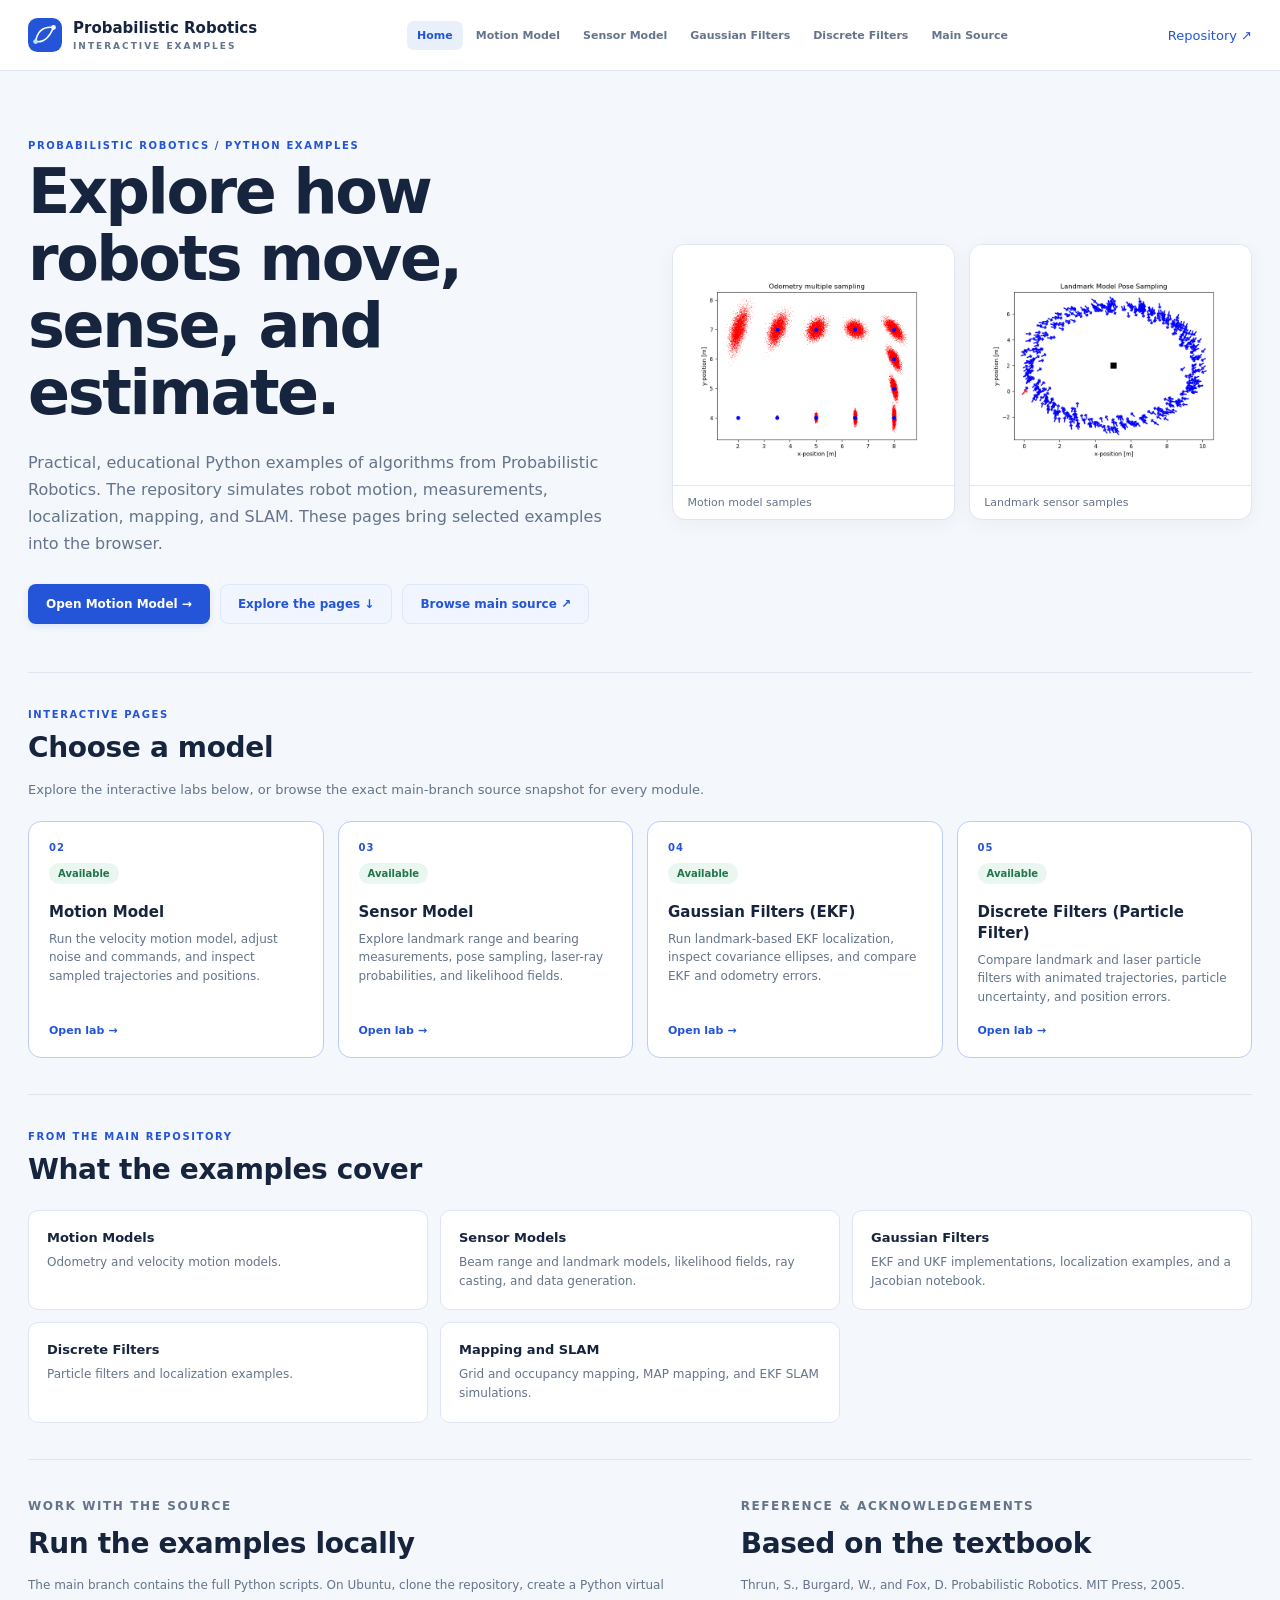
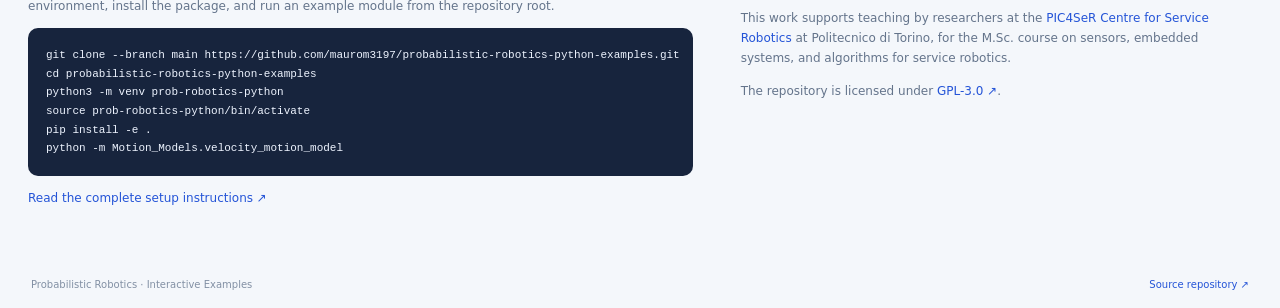
<file: docs/index.html>
<!doctype html>
<html lang="en">
<head>
  <meta charset="utf-8">
  <meta name="viewport" content="width=device-width, initial-scale=1">
  <meta name="description" content="Interactive Python examples for robot motion, sensing, and probabilistic filters, based on the Probabilistic Robotics repository.">
  <title>Probabilistic Robotics · Interactive Examples</title>
  <link rel="stylesheet" href="./style.css">
  <link rel="stylesheet" href="./site.css">
</head>
<body>
  <header class="topbar">
    <a class="brand" href="./" aria-label="Probabilistic Robotics, home page">
      <svg viewBox="0 0 36 36" width="34" height="34" aria-hidden="true"><rect width="36" height="36" rx="10" fill="#2454d7"/><path d="M8 25 Q11 8 27 10 M8 25 Q20 27 27 10" fill="none" stroke="white" stroke-width="1.7"/><circle cx="8" cy="25" r="2.5" fill="#b6e6ff"/><circle cx="27" cy="10" r="2.5" fill="#fff"/></svg>
      <span>Probabilistic Robotics <small>INTERACTIVE EXAMPLES</small></span>
    </a>
    <nav class="site-nav" aria-label="Main navigation"><a href="./" aria-current="page">Home</a><a href="./motion-model.html">Motion Model</a><a href="./sensor-model.html">Sensor Model</a><a href="./gaussian-filters.html">Gaussian Filters</a><a href="./discrete-filters.html">Discrete Filters</a><a href="./source-code.html">Main Source</a></nav>
    <div class="top-links"><a href="https://github.com/maurom3197/probabilistic-robotics-python-examples" target="_blank" rel="noopener">Repository ↗</a></div>
  </header>
  <main class="site-main">
    <section class="cover-hero" aria-labelledby="cover-title">
      <div class="cover-copy">
        <p class="eyebrow">PROBABILISTIC ROBOTICS / PYTHON EXAMPLES</p>
        <h1 id="cover-title">Explore how robots move, sense, and estimate.</h1>
        <p>Practical, educational Python examples of algorithms from <em>Probabilistic Robotics</em>. The repository simulates robot motion, measurements, localization, mapping, and SLAM. These pages bring selected examples into the browser.</p>
        <div class="cover-actions"><a class="button primary" href="./motion-model.html">Open Motion Model →</a><a class="button secondary" href="#pages">Explore the pages ↓</a><a class="button secondary" href="./source-code.html">Browse main source ↗</a></div>
      </div>
      <div class="cover-gallery" aria-label="Example outputs from the repository">
        <figure><img src="./readme_images/multi_odometry_samples.png" alt="Samples over multiple odometry motion steps" width="400" height="300"><figcaption>Motion model samples</figcaption></figure>
        <figure><img src="./readme_images/landmark_model_sampling.png" alt="Samples from the landmark sensor model" width="400" height="300"><figcaption>Landmark sensor samples</figcaption></figure>
      </div>
    </section>

    <section id="pages" class="cover-section" aria-labelledby="pages-title">
      <div class="cover-section-heading"><p class="eyebrow">INTERACTIVE PAGES</p><h2 id="pages-title">Choose a model</h2><p>Explore the interactive labs below, or browse the exact main-branch source snapshot for every module.</p></div>
      <div class="page-cards">
        <a class="page-card available" href="./motion-model.html"><span class="page-number">02</span><span class="page-status">Available</span><h3>Motion Model</h3><p>Run the velocity motion model, adjust noise and commands, and inspect sampled trajectories and positions.</p><span class="page-card-link">Open lab →</span></a>
        <a class="page-card available" href="./sensor-model.html"><span class="page-number">03</span><span class="page-status">Available</span><h3>Sensor Model</h3><p>Explore landmark range and bearing measurements, pose sampling, laser-ray probabilities, and likelihood fields.</p><span class="page-card-link">Open lab →</span></a>
        <a class="page-card available" href="./gaussian-filters.html"><span class="page-number">04</span><span class="page-status">Available</span><h3>Gaussian Filters (EKF)</h3><p>Run landmark-based EKF localization, inspect covariance ellipses, and compare EKF and odometry errors.</p><span class="page-card-link">Open lab →</span></a>
        <a class="page-card available" href="./discrete-filters.html"><span class="page-number">05</span><span class="page-status">Available</span><h3>Discrete Filters (Particle Filter)</h3><p>Compare landmark and laser particle filters with animated trajectories, particle uncertainty, and position errors.</p><span class="page-card-link">Open lab →</span></a>
      </div>
    </section>

    <section class="cover-section" aria-labelledby="repository-title">
      <div class="cover-section-heading"><p class="eyebrow">FROM THE MAIN REPOSITORY</p><h2 id="repository-title">What the examples cover</h2></div>
      <div class="topic-grid">
        <div><h3>Motion Models</h3><p>Odometry and velocity motion models.</p></div>
        <div><h3>Sensor Models</h3><p>Beam range and landmark models, likelihood fields, ray casting, and data generation.</p></div>
        <div><h3>Gaussian Filters</h3><p>EKF and UKF implementations, localization examples, and a Jacobian notebook.</p></div>
        <div><h3>Discrete Filters</h3><p>Particle filters and localization examples.</p></div>
        <div><h3>Mapping and SLAM</h3><p>Grid and occupancy mapping, MAP mapping, and EKF SLAM simulations.</p></div>
      </div>
    </section>

    <section class="cover-section cover-details" aria-labelledby="run-locally-title">
      <div><p class="eyebrow">WORK WITH THE SOURCE</p><h2 id="run-locally-title">Run the examples locally</h2><p>The main branch contains the full Python scripts. On Ubuntu, clone the repository, create a Python virtual environment, install the package, and run an example module from the repository root.</p><pre><code>git clone --branch main https://github.com/maurom3197/probabilistic-robotics-python-examples.git
cd probabilistic-robotics-python-examples
python3 -m venv prob-robotics-python
source prob-robotics-python/bin/activate
pip install -e .
python -m Motion_Models.velocity_motion_model</code></pre><p><a href="https://github.com/maurom3197/probabilistic-robotics-python-examples#readme" target="_blank" rel="noopener">Read the complete setup instructions ↗</a></p></div>
      <div><p class="eyebrow">REFERENCE & ACKNOWLEDGEMENTS</p><h2>Based on the textbook</h2><p>Thrun, S., Burgard, W., and Fox, D. <em>Probabilistic Robotics</em>. MIT Press, 2005.</p><p>This work supports teaching by researchers at the <a href="https://pic4ser.polito.it/" target="_blank" rel="noopener">PIC4SeR Centre for Service Robotics</a> at Politecnico di Torino, for the M.Sc. course on sensors, embedded systems, and algorithms for service robotics.</p><p>The repository is licensed under <a href="https://github.com/maurom3197/probabilistic-robotics-python-examples/blob/main/LICENSE" target="_blank" rel="noopener">GPL-3.0 ↗</a>.</p></div>
    </section>
    <footer><span>Probabilistic Robotics · Interactive Examples</span><a href="https://github.com/maurom3197/probabilistic-robotics-python-examples" target="_blank" rel="noopener">Source repository ↗</a></footer>
  </main>
</body>
</html>
</file>
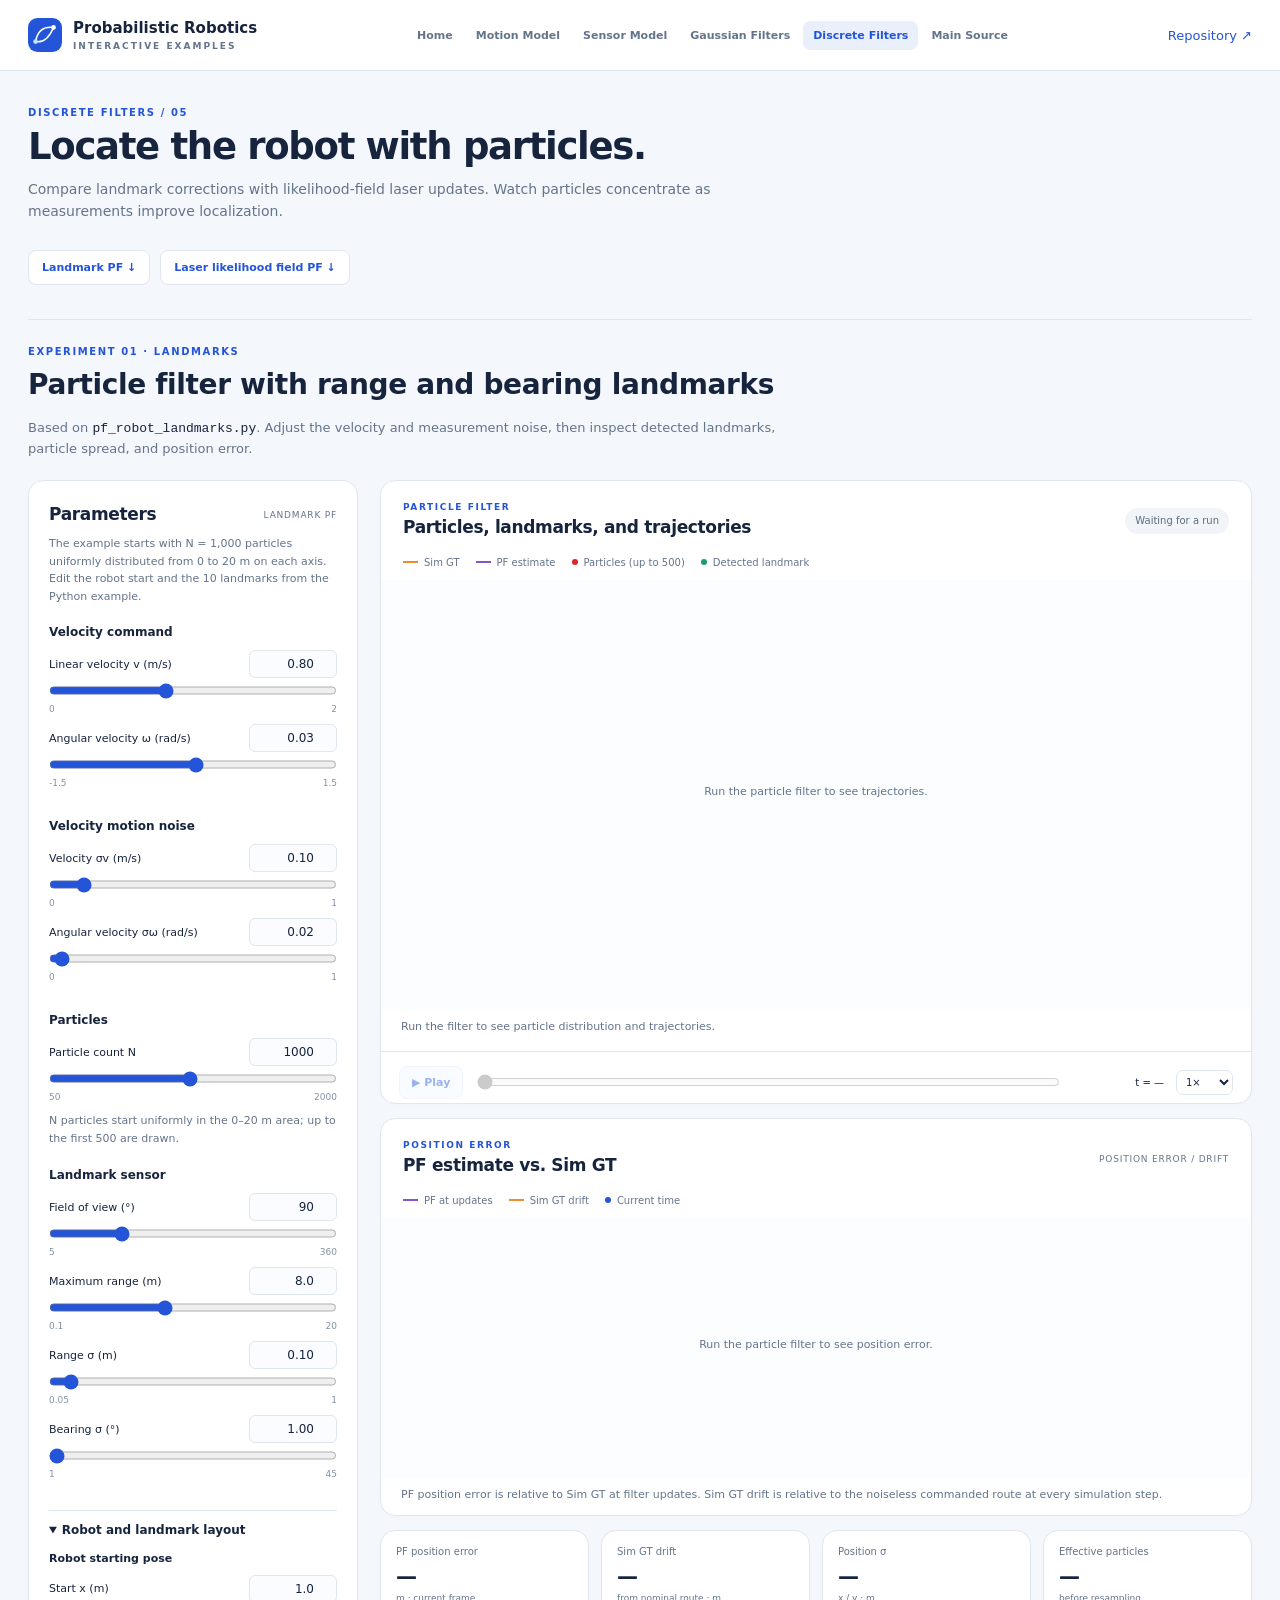
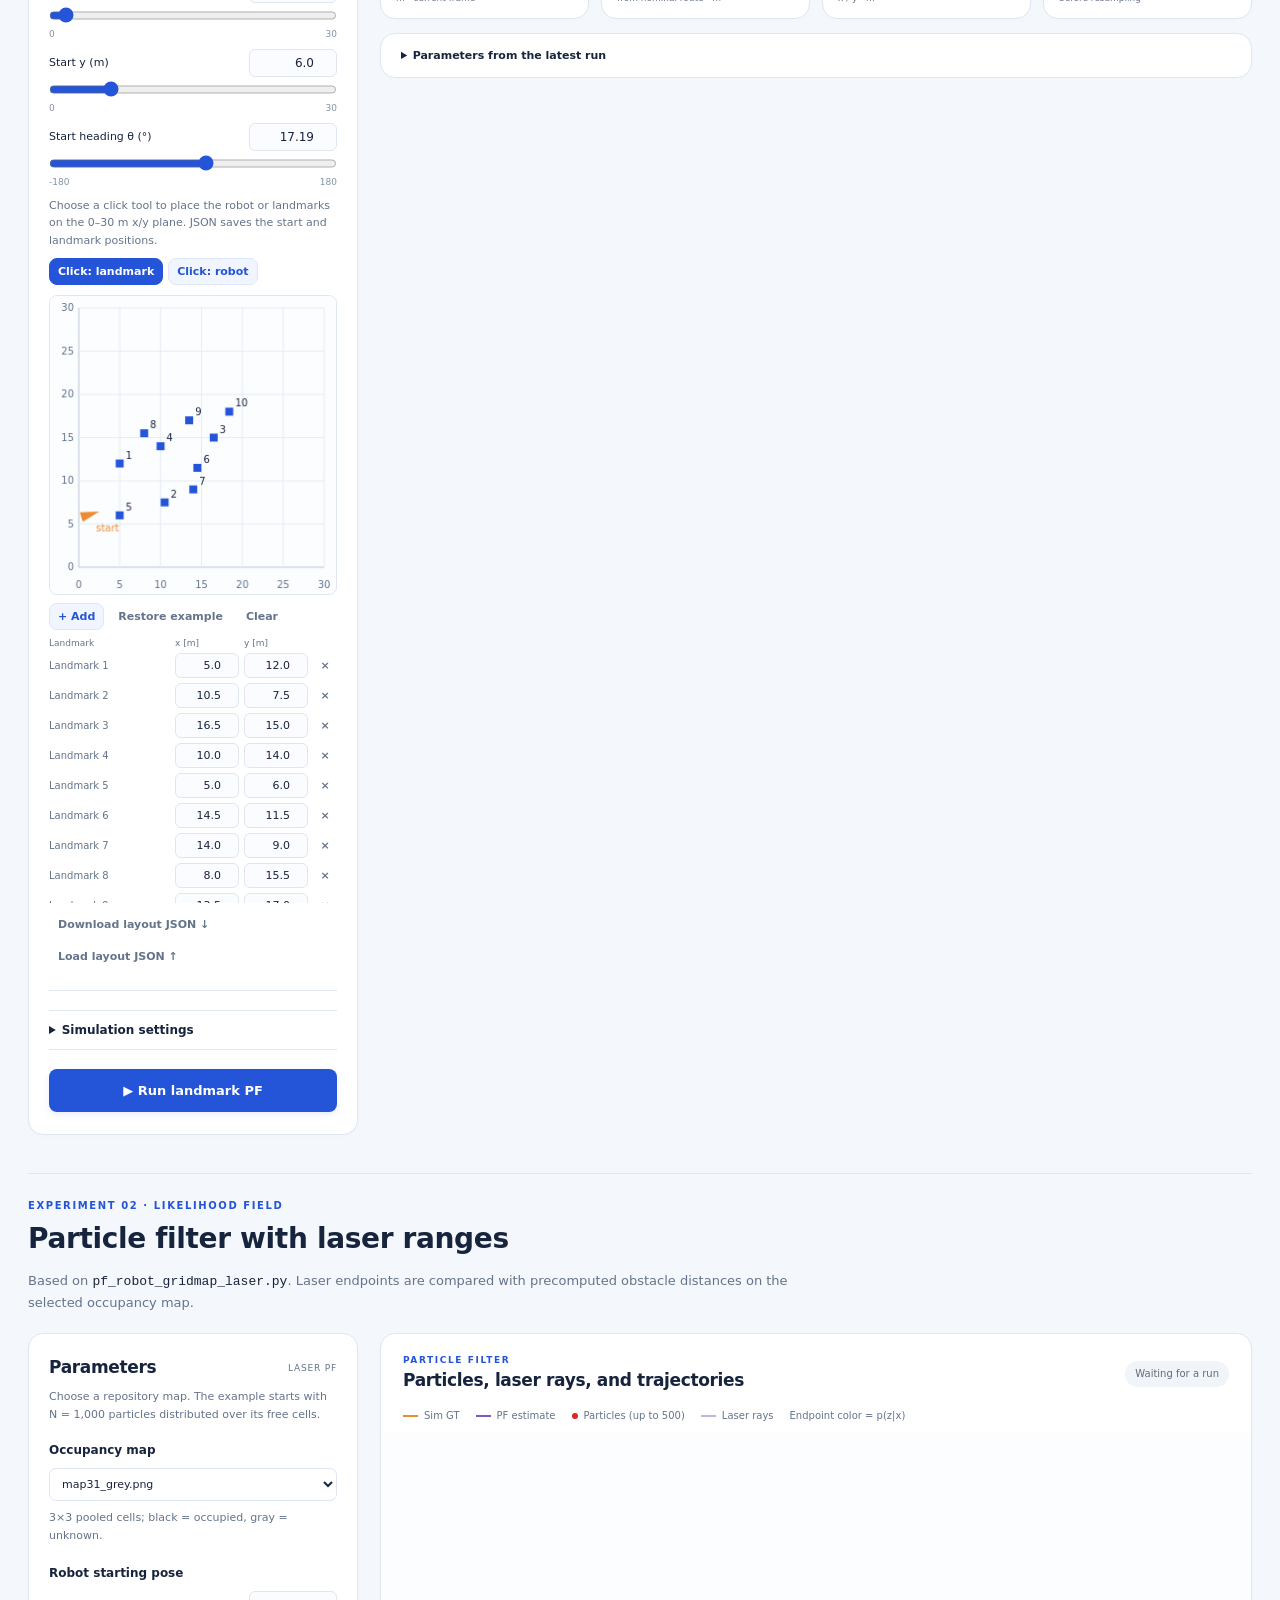
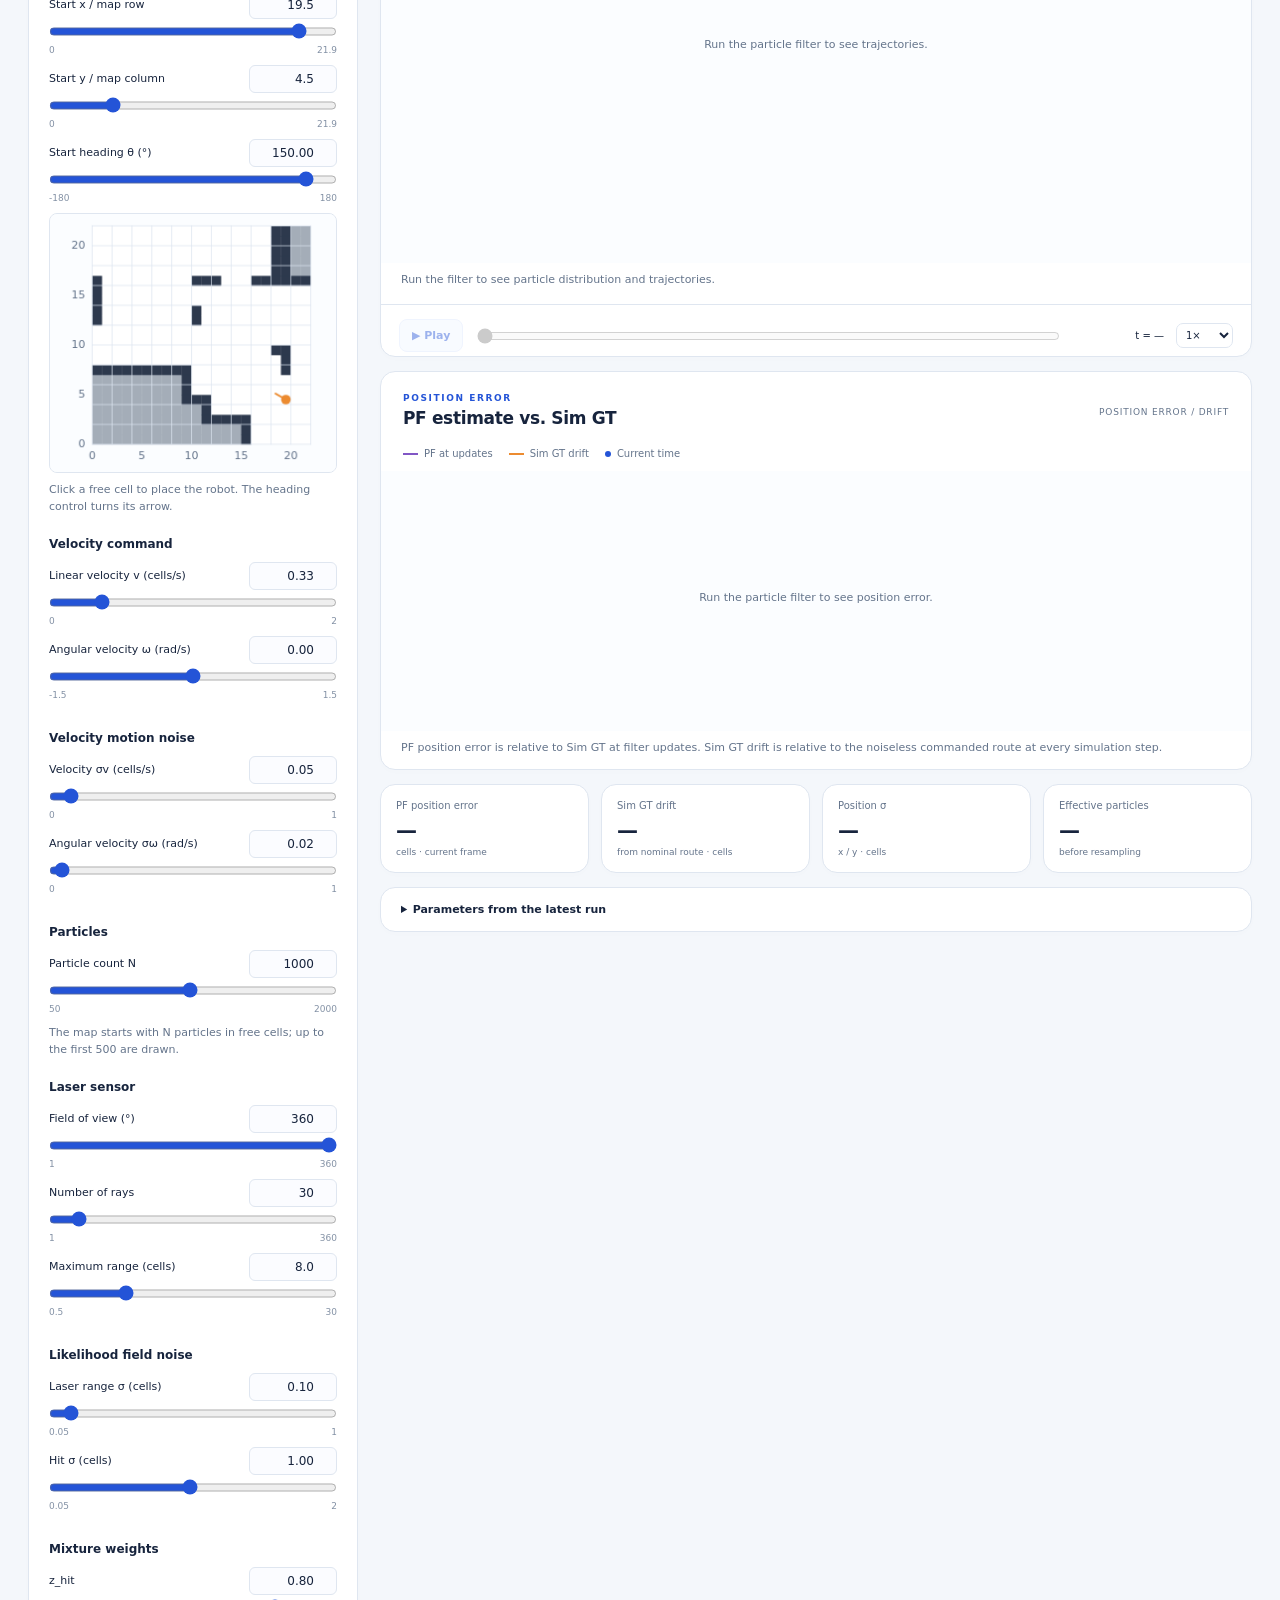
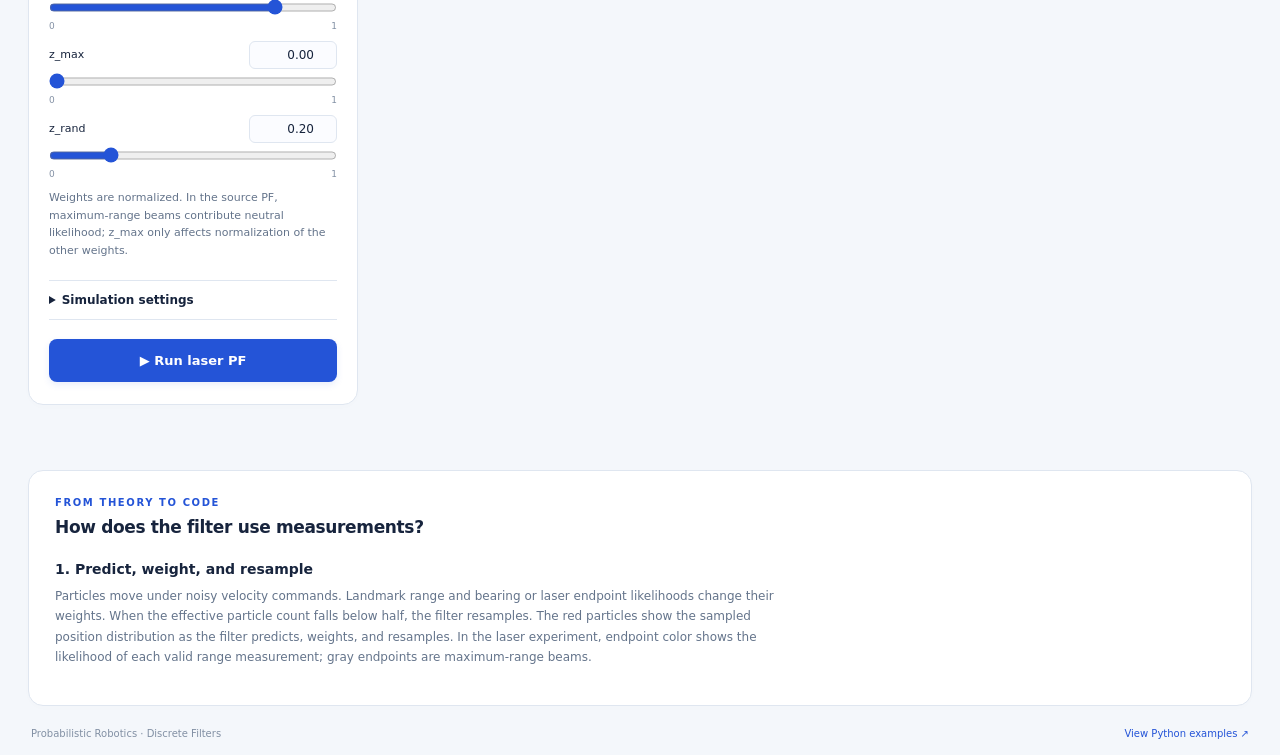
<file: docs/discrete-filters.html>
<!doctype html>
<html lang="en">
<head>
  <meta charset="utf-8">
  <meta name="viewport" content="width=device-width, initial-scale=1">
  <meta name="description" content="Interactive particle-filter localization with landmarks and likelihood-field laser measurements.">
  <title>Discrete Filters (Particle Filter) · Probabilistic Robotics</title>
  <link rel="stylesheet" href="./style.css">
  <link rel="stylesheet" href="./site.css">
  <link rel="stylesheet" href="./sensor-model.css">
  <link rel="stylesheet" href="./gaussian-filters.css">
  <link rel="stylesheet" href="./pf.css?v=4">
</head>
<body>
  <header class="topbar">
    <a class="brand" href="./" aria-label="Probabilistic Robotics, home page">
      <svg viewBox="0 0 36 36" width="34" height="34" aria-hidden="true"><rect width="36" height="36" rx="10" fill="#2454d7"/><path d="M8 25 Q11 8 27 10 M8 25 Q20 27 27 10" fill="none" stroke="white" stroke-width="1.7"/><circle cx="8" cy="25" r="2.5" fill="#b6e6ff"/><circle cx="27" cy="10" r="2.5" fill="#fff"/></svg>
      <span>Probabilistic Robotics <small>INTERACTIVE EXAMPLES</small></span>
    </a>
    <nav class="site-nav" aria-label="Main navigation"><a href="./">Home</a><a href="./motion-model.html">Motion Model</a><a href="./sensor-model.html">Sensor Model</a><a href="./gaussian-filters.html">Gaussian Filters</a><a href="./discrete-filters.html" aria-current="page">Discrete Filters</a><a href="./source-code.html">Main Source</a></nav>
    <div class="top-links"><a href="https://github.com/maurom3197/probabilistic-robotics-python-examples" target="_blank" rel="noopener">Repository ↗</a></div>
  </header>
  <main>
  <section class="intro"><div><p class="eyebrow">DISCRETE FILTERS / 05</p><h1>Locate the robot with particles.</h1><p class="subtitle">Compare landmark corrections with likelihood-field laser updates. Watch particles concentrate as measurements improve localization.</p></div></section>
  <nav class="sensor-section-nav" aria-label="Particle filter experiments"><a href="#pf-landmark">Landmark PF ↓</a><a href="#pf-laser">Laser likelihood field PF ↓</a></nav>
  <section id="pf-landmark" class="sensor-experiment" aria-labelledby="pf-landmark-heading">
    <div class="sensor-section-heading"><p class="eyebrow">EXPERIMENT 01 · LANDMARKS</p><h2 id="pf-landmark-heading">Particle filter with range and bearing landmarks</h2><p>Based on <code>pf_robot_landmarks.py</code>. Adjust the velocity and measurement noise, then inspect detected landmarks, particle spread, and position error.</p></div>
    <div class="lab-grid"><aside class="controls card" aria-label="Landmark particle filter parameters">
 <div class="section-title"><h2>Parameters</h2><span class="small-label">LANDMARK PF</span></div>
 <p class="hint">The example starts with N = 1,000 particles uniformly distributed from 0 to 20 m on each axis. Edit the robot start and the 10 landmarks from the Python example.</p>
 <form id="lm-form" novalidate>

  <fieldset><legend>Velocity command</legend><div id="lm-command-controls"></div></fieldset>
  <fieldset><legend>Velocity motion noise</legend><div id="lm-motion-controls"></div></fieldset>
  <fieldset><legend>Particles</legend><div id="lm-particle-controls"></div><p class="hint">N particles start uniformly in the 0–20 m area; up to the first 500 are drawn.</p></fieldset>
  <fieldset><legend>Landmark sensor</legend><div id="lm-sensor-controls"></div></fieldset>
  <details class="landmark-editor pf-landmark-layout" open><summary>Robot and landmark layout</summary>
    <h3 class="ekf-map-subtitle">Robot starting pose</h3><div id="ekf-start-pose-controls"></div>
    <p class="hint">Choose a click tool to place the robot or landmarks on the 0–30 m x/y plane. JSON saves the start and landmark positions.</p>
    <div class="ekf-map-actions pf-placement-tools"><button id="ekf-click-landmark" class="button secondary" type="button" aria-pressed="true">Click: landmark</button><button id="ekf-click-robot" class="button secondary" type="button" aria-pressed="false">Click: robot</button></div><canvas id="ekf-landmark-map" class="ekf-map-canvas" role="img" aria-label="Landmark coordinate plane from 0 to 30 meters; click to place a landmark or robot"></canvas>
    <div class="ekf-map-actions"><button id="ekf-add-landmark" class="button secondary" type="button">+ Add</button><button id="ekf-reset-landmarks" class="button quiet" type="button">Restore example</button><button id="ekf-clear-landmarks" class="button quiet" type="button">Clear</button></div>
    <div class="landmark-list-heading"><span>Landmark</span><span>x [m]</span><span>y [m]</span><span></span></div><div id="ekf-landmark-rows" class="ekf-landmark-rows"></div>
    <div class="ekf-map-actions"><button id="ekf-save-map" class="button quiet" type="button">Download layout JSON ↓</button><label class="button quiet ekf-load-label" for="ekf-load-map">Load layout JSON ↑</label><input id="ekf-load-map" class="sr-only" type="file" accept=".json,application/json"></div>
    <p id="ekf-map-error" class="error" role="alert" hidden></p>
  </details>
  <details><summary>Simulation settings</summary><div id="lm-experiment-controls"></div></details>
  <button class="button primary run-button" id="lm-run" type="submit">▶ Run landmark PF</button><p id="lm-form-error" class="error" role="alert" hidden></p>
 </form>
</aside><div class="results">
   <div class="stage card"><div class="stage-heading"><div><p class="eyebrow">PARTICLE FILTER</p><h2>Particles, landmarks, and trajectories</h2></div><span id="lm-state" class="badge">Waiting for a run</span></div>
     <div class="legend"><span><i class="line orange"></i>Sim GT</span><span><i class="line purple"></i>PF estimate</span><span><i class="dot pf-particle-key"></i>Particles (up to 500)</span><span><i class="dot ekf-green"></i>Detected landmark</span></div>
     <canvas id="lm-trajectory" class="pf-canvas" role="img" aria-label="Animated Sim GT and particle-filter trajectories with particle uncertainty"></canvas>
     <p id="lm-event" class="hint pf-event" aria-live="polite">Run the filter to see particle distribution and trajectories.</p>
     <div class="playback"><button id="lm-play" class="button secondary" type="button" disabled>▶ Play</button><label for="lm-frame" class="sr-only">Displayed step</label><input id="lm-frame" type="range" min="0" max="1" step="1" value="0" disabled><output id="lm-time">t = —</output><label for="lm-speed" class="sr-only">Playback speed</label><select id="lm-speed"><option value="0.5">0.5×</option><option value="1" selected>1×</option><option value="2">2×</option><option value="4">4×</option></select></div>
   </div>
   <div class="stage card"><div class="stage-heading"><div><p class="eyebrow">POSITION ERROR</p><h2>PF estimate vs. Sim GT</h2></div><span class="small-label">POSITION ERROR / DRIFT</span></div>
     <div class="legend"><span><i class="line purple"></i>PF at updates</span><span><i class="line orange"></i>Sim GT drift</span><span><i class="dot blue"></i>Current time</span></div>
     <canvas id="lm-error-chart" class="pf-canvas pf-error-canvas" role="img" aria-label="Particle filter position error and Sim GT drift over time"></canvas>
     <p class="hint pf-chart-note">PF position error is relative to Sim GT at filter updates. Sim GT drift is relative to the noiseless commanded route at every simulation step.</p>
   </div>
   <div class="metrics" aria-label="Current particle filter statistics">
     <div class="metric card"><span>PF position error</span><strong id="lm-pf-error">—</strong><small>m · current frame</small></div>
     <div class="metric card"><span>Sim GT drift</span><strong id="lm-sim-gt-error">—</strong><small>from nominal route · m</small></div>
     <div class="metric card"><span>Position σ</span><strong id="lm-sigma">—</strong><small>x / y · m</small></div>
     <div class="metric card"><span>Effective particles</span><strong id="lm-neff">—</strong><small>before resampling</small></div>
   </div>
   <details class="card run-record"><summary>Parameters from the latest run</summary><pre id="lm-last-parameters">No runs yet.</pre></details>
 </div></div>
  </section>
  <section id="pf-laser" class="sensor-experiment" aria-labelledby="pf-laser-heading">
    <div class="sensor-section-heading"><p class="eyebrow">EXPERIMENT 02 · LIKELIHOOD FIELD</p><h2 id="pf-laser-heading">Particle filter with laser ranges</h2><p>Based on <code>pf_robot_gridmap_laser.py</code>. Laser endpoints are compared with precomputed obstacle distances on the selected occupancy map.</p></div>
    <div class="lab-grid"><aside class="controls card" aria-label="Laser particle filter parameters">
 <div class="section-title"><h2>Parameters</h2><span class="small-label">LASER PF</span></div>
 <p class="hint">Choose a repository map. The example starts with N = 1,000 particles distributed over its free cells.</p>
 <form id="laser-form" novalidate>
  <fieldset><legend>Occupancy map</legend><select id="laser-map-choice" aria-label="Repository occupancy map"><option value="map0.png">map0.png</option><option value="map1.png">map1.png</option><option value="map2.png">map2.png</option><option value="map3.png">map3.png</option><option value="map31.png">map31.png</option><option value="map31_grey.png" selected>map31_grey.png</option><option value="map4.png">map4.png</option></select><p class="hint">3×3 pooled cells; black = occupied, gray = unknown.</p></fieldset>
  <fieldset><legend>Robot starting pose</legend><div id="laser-pose-controls"></div><canvas id="laser-map-preview" class="pf-preview-canvas" role="img" aria-label="Map preview; click a free cell to place the robot"></canvas><p class="hint">Click a free cell to place the robot. The heading control turns its arrow.</p></fieldset>
  <fieldset><legend>Velocity command</legend><div id="laser-command-controls"></div></fieldset>
  <fieldset><legend>Velocity motion noise</legend><div id="laser-motion-controls"></div></fieldset>
  <fieldset><legend>Particles</legend><div id="laser-particle-controls"></div><p class="hint">The map starts with N particles in free cells; up to the first 500 are drawn.</p></fieldset>
  <fieldset><legend>Laser sensor</legend><div id="laser-sensor-controls"></div></fieldset>
  <fieldset><legend>Likelihood field noise</legend><div id="laser-noise-controls"></div></fieldset>
  <fieldset><legend>Mixture weights</legend><div id="laser-weight-controls"></div><p class="hint">Weights are normalized. In the source PF, maximum-range beams contribute neutral likelihood; z_max only affects normalization of the other weights.</p></fieldset>
  <details><summary>Simulation settings</summary><div id="laser-experiment-controls"></div><label class="pf-check"><input id="laser-scripted-turn" type="checkbox" checked> Use the source's second velocity command after two thirds</label></details>
  <button class="button primary run-button" id="laser-run" type="submit">▶ Run laser PF</button><p id="laser-form-error" class="error" role="alert" hidden></p>
 </form>
</aside><div class="results">
   <div class="stage card"><div class="stage-heading"><div><p class="eyebrow">PARTICLE FILTER</p><h2>Particles, laser rays, and trajectories</h2></div><span id="laser-state" class="badge">Waiting for a run</span></div>
     <div class="legend"><span><i class="line orange"></i>Sim GT</span><span><i class="line purple"></i>PF estimate</span><span><i class="dot pf-particle-key"></i>Particles (up to 500)</span><span><i class="line pale"></i>Laser rays</span><span>Endpoint color = p(z|x)</span></div>
     <canvas id="laser-trajectory" class="pf-canvas" role="img" aria-label="Animated Sim GT and particle-filter trajectories with particle uncertainty"></canvas>
     <p id="laser-event" class="hint pf-event" aria-live="polite">Run the filter to see particle distribution and trajectories.</p>
     <div class="playback"><button id="laser-play" class="button secondary" type="button" disabled>▶ Play</button><label for="laser-frame" class="sr-only">Displayed step</label><input id="laser-frame" type="range" min="0" max="1" step="1" value="0" disabled><output id="laser-time">t = —</output><label for="laser-speed" class="sr-only">Playback speed</label><select id="laser-speed"><option value="0.5">0.5×</option><option value="1" selected>1×</option><option value="2">2×</option><option value="4">4×</option></select></div>
   </div>
   <div class="stage card"><div class="stage-heading"><div><p class="eyebrow">POSITION ERROR</p><h2>PF estimate vs. Sim GT</h2></div><span class="small-label">POSITION ERROR / DRIFT</span></div>
     <div class="legend"><span><i class="line purple"></i>PF at updates</span><span><i class="line orange"></i>Sim GT drift</span><span><i class="dot blue"></i>Current time</span></div>
     <canvas id="laser-error-chart" class="pf-canvas pf-error-canvas" role="img" aria-label="Particle filter position error and Sim GT drift over time"></canvas>
     <p class="hint pf-chart-note">PF position error is relative to Sim GT at filter updates. Sim GT drift is relative to the noiseless commanded route at every simulation step.</p>
   </div>
   <div class="metrics" aria-label="Current particle filter statistics">
     <div class="metric card"><span>PF position error</span><strong id="laser-pf-error">—</strong><small>cells · current frame</small></div>
     <div class="metric card"><span>Sim GT drift</span><strong id="laser-sim-gt-error">—</strong><small>from nominal route · cells</small></div>
     <div class="metric card"><span>Position σ</span><strong id="laser-sigma">—</strong><small>x / y · cells</small></div>
     <div class="metric card"><span>Effective particles</span><strong id="laser-neff">—</strong><small>before resampling</small></div>
   </div>
   <details class="card run-record"><summary>Parameters from the latest run</summary><pre id="laser-last-parameters">No runs yet.</pre></details>
 </div></div>
  </section>
  <section class="explanation card"><p class="eyebrow">FROM THEORY TO CODE</p><h2>How does the filter use measurements?</h2><div class="theory-note"><h3>1. Predict, weight, and resample</h3><p>Particles move under noisy velocity commands. Landmark range and bearing or laser endpoint likelihoods change their weights. When the effective particle count falls below half, the filter resamples. The red particles show the sampled position distribution as the filter predicts, weights, and resamples. In the laser experiment, endpoint color shows the likelihood of each valid range measurement; gray endpoints are maximum-range beams.</p></div></section>
  <footer><span>Probabilistic Robotics · Discrete Filters</span><a href="https://github.com/maurom3197/probabilistic-robotics-python-examples/tree/main/Discrete_Filters" target="_blank" rel="noopener">View Python examples ↗</a></footer>
  </main>
  <script type="module" src="./pf.js?v=5"></script>
</body>
</html>
</file>
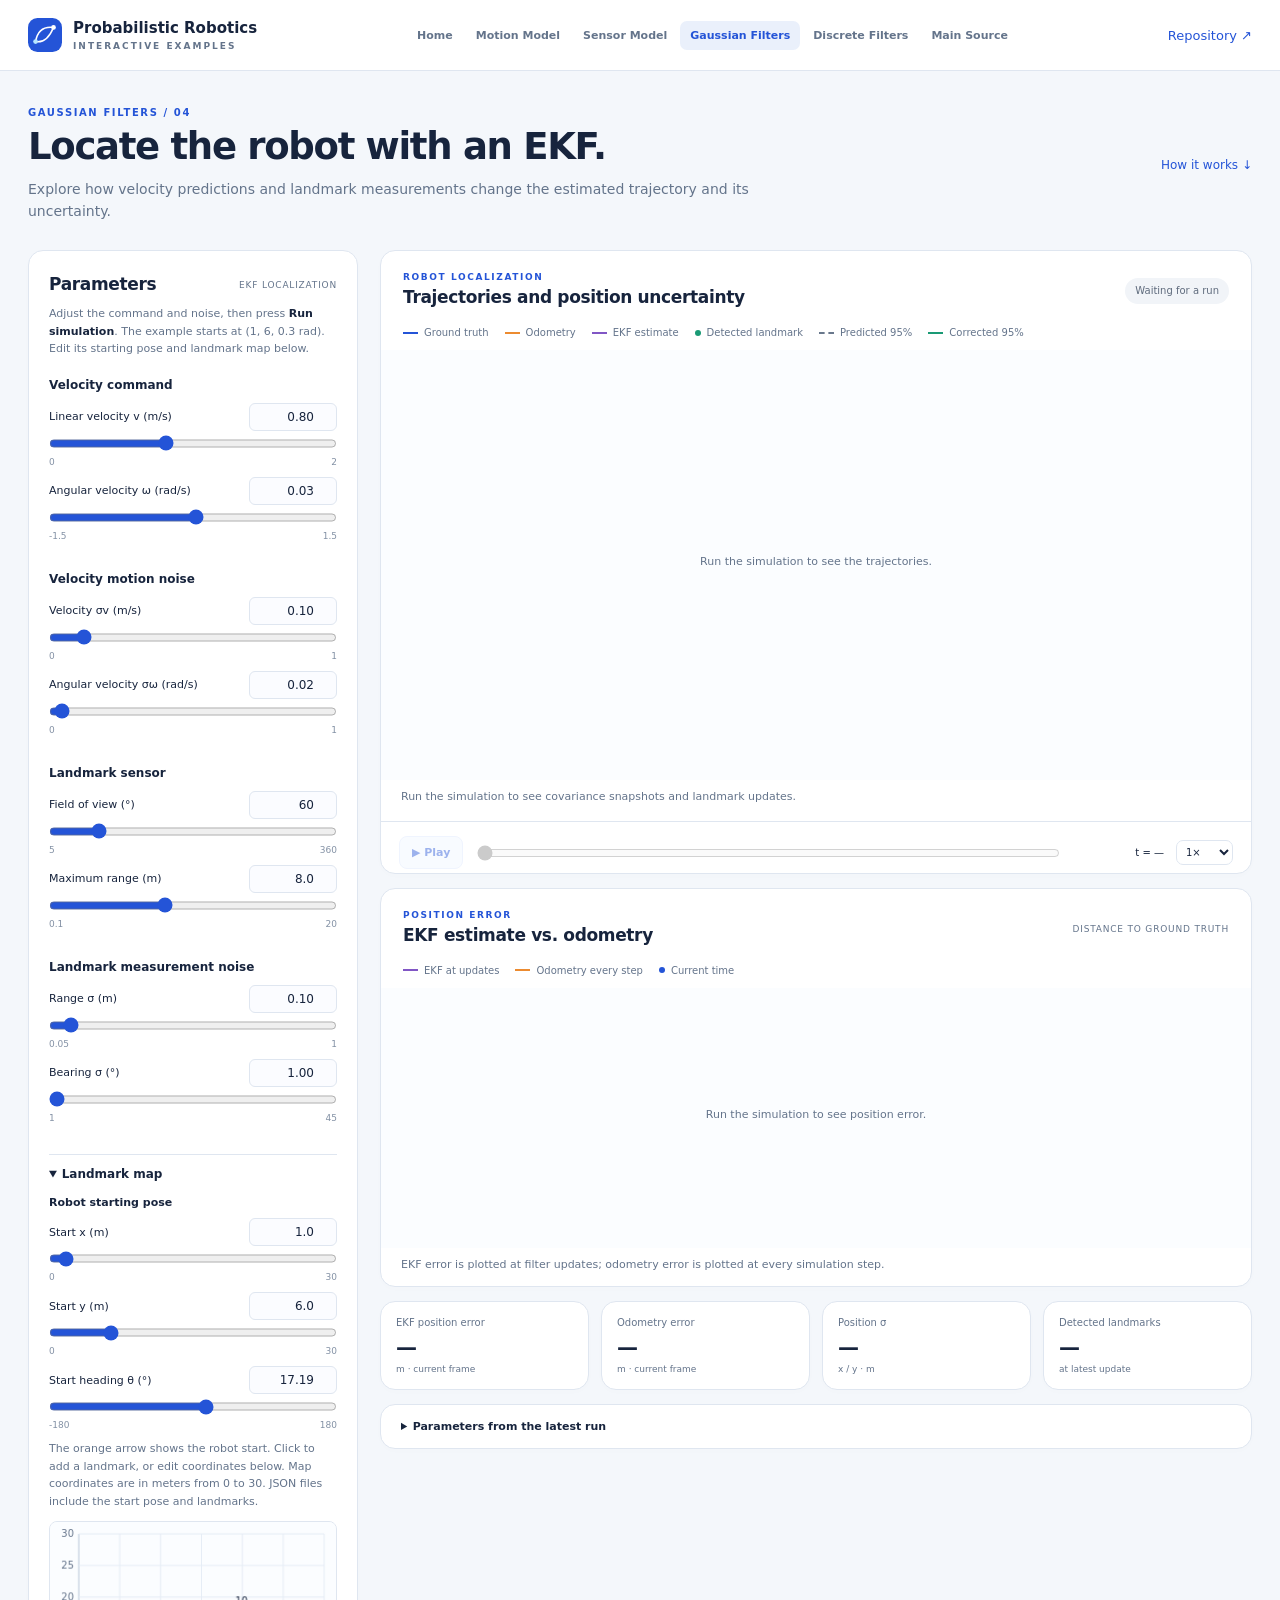
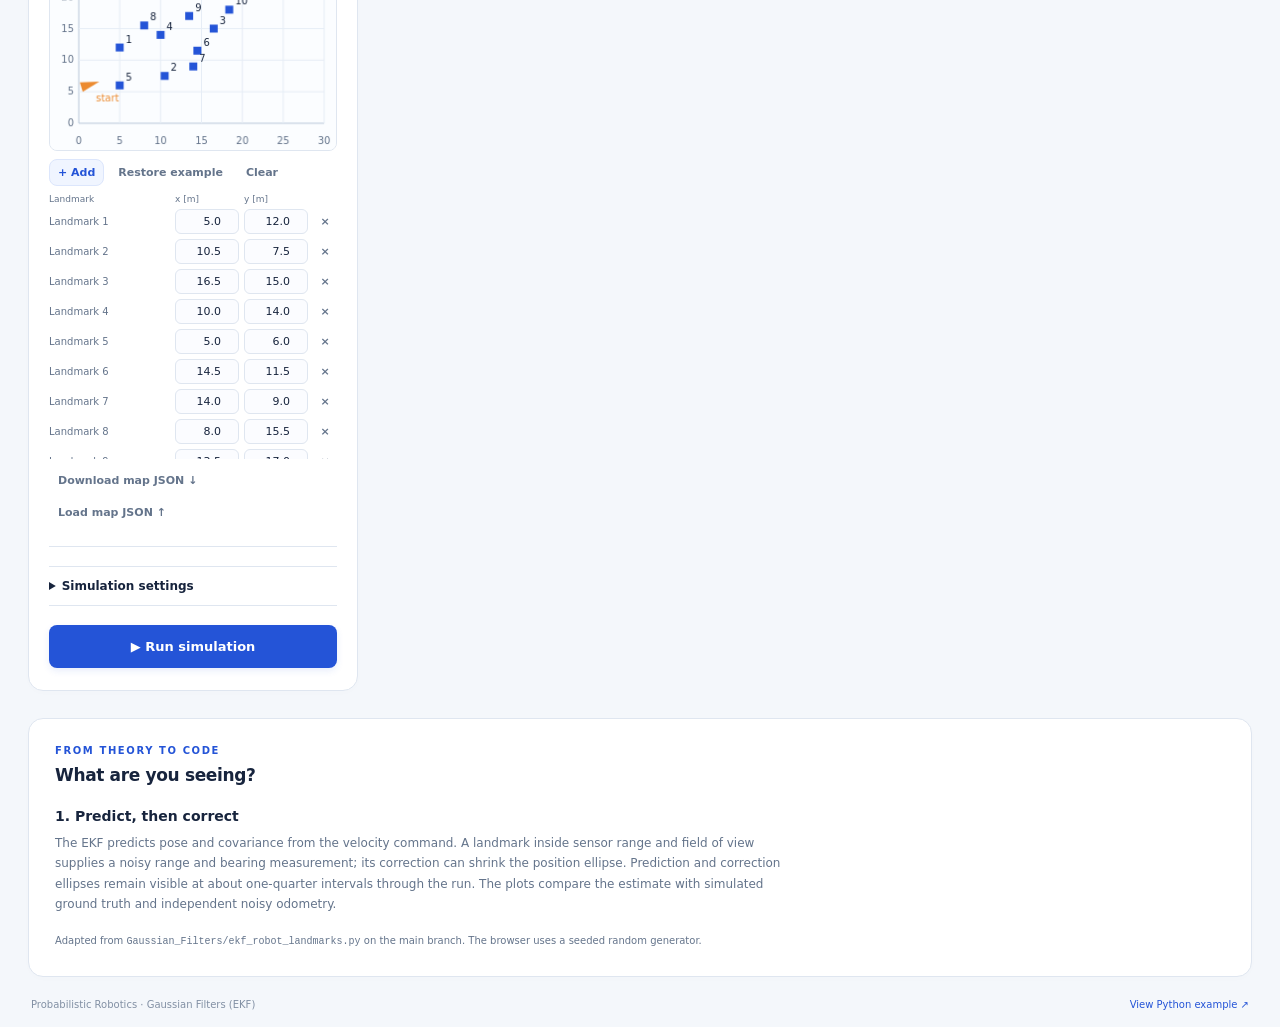
<file: docs/gaussian-filters.html>
<!doctype html>
<html lang="en">
<head>
  <meta charset="utf-8">
  <meta name="viewport" content="width=device-width, initial-scale=1">
  <meta name="description" content="Interactive EKF localization with landmarks, covariance ellipses, and position error plots.">
  <title>Gaussian Filters (EKF) · Probabilistic Robotics</title>
  <link rel="stylesheet" href="./style.css">
  <link rel="stylesheet" href="./site.css">
  <link rel="stylesheet" href="./gaussian-filters.css?v=3">
</head>
<body>
  <header class="topbar">
    <a class="brand" href="./" aria-label="Probabilistic Robotics, home page">
      <svg viewBox="0 0 36 36" width="34" height="34" aria-hidden="true"><rect width="36" height="36" rx="10" fill="#2454d7"/><path d="M8 25 Q11 8 27 10 M8 25 Q20 27 27 10" fill="none" stroke="white" stroke-width="1.7"/><circle cx="8" cy="25" r="2.5" fill="#b6e6ff"/><circle cx="27" cy="10" r="2.5" fill="#fff"/></svg>
      <span>Probabilistic Robotics <small>INTERACTIVE EXAMPLES</small></span>
    </a>
    <nav class="site-nav" aria-label="Main navigation"><a href="./">Home</a><a href="./motion-model.html">Motion Model</a><a href="./sensor-model.html">Sensor Model</a><a href="./gaussian-filters.html" aria-current="page">Gaussian Filters</a><a href="./discrete-filters.html">Discrete Filters</a><a href="./source-code.html">Main Source</a></nav>
    <div class="top-links"><a href="https://github.com/maurom3197/probabilistic-robotics-python-examples" target="_blank" rel="noopener">Repository ↗</a></div>
  </header>
  <main>
  <section class="intro"><div><p class="eyebrow">GAUSSIAN FILTERS / 04</p><h1>Locate the robot with an EKF.</h1><p class="subtitle">Explore how velocity predictions and landmark measurements change the estimated trajectory and its uncertainty.</p></div><a class="text-link" href="#how-it-works">How it works ↓</a></section>
  <div class="lab-grid">
    <aside class="controls card" aria-label="EKF parameters">
      <div class="section-title"><h2>Parameters</h2><span class="small-label">EKF LOCALIZATION</span></div>
      <p class="hint">Adjust the command and noise, then press <strong>Run simulation</strong>. The example starts at (1, 6, 0.3 rad). Edit its starting pose and landmark map below.</p>
      <form id="ekf-form" novalidate>
        <fieldset><legend>Velocity command</legend><div id="ekf-command-controls"></div></fieldset>
        <fieldset><legend>Velocity motion noise</legend><div id="ekf-motion-noise-controls"></div></fieldset>
        <fieldset><legend>Landmark sensor</legend><div id="ekf-sensor-controls"></div></fieldset>
        <fieldset><legend>Landmark measurement noise</legend><div id="ekf-measurement-noise-controls"></div></fieldset>
        <details class="landmark-editor" open><summary>Landmark map</summary>
          <h3 class="ekf-map-subtitle">Robot starting pose</h3><div id="ekf-start-pose-controls"></div>
          <p class="hint">The orange arrow shows the robot start. Click to add a landmark, or edit coordinates below. Map coordinates are in meters from 0 to 30. JSON files include the start pose and landmarks.</p>
          <canvas id="ekf-landmark-map" class="ekf-map-canvas" role="img" aria-label="Editable landmark map; click to add a landmark"></canvas>
          <div class="ekf-map-actions"><button id="ekf-add-landmark" class="button secondary" type="button">+ Add</button><button id="ekf-reset-landmarks" class="button quiet" type="button">Restore example</button><button id="ekf-clear-landmarks" class="button quiet" type="button">Clear</button></div>
          <div class="landmark-list-heading"><span>Landmark</span><span>x [m]</span><span>y [m]</span><span></span></div>
          <div id="ekf-landmark-rows" class="ekf-landmark-rows"></div>
          <div class="ekf-map-actions"><button id="ekf-save-map" class="button quiet" type="button">Download map JSON ↓</button><label class="button quiet ekf-load-label" for="ekf-load-map">Load map JSON ↑</label><input id="ekf-load-map" class="sr-only" type="file" accept=".json,application/json"></div>
          <p id="ekf-map-error" class="error" role="alert" hidden></p>
        </details>
        <details><summary>Simulation settings</summary><div id="ekf-experiment-controls"></div><p class="hint">The robot moves every 0.1 s. The filter checks landmarks at the selected EKF interval.</p></details>
        <button class="button primary run-button" id="run-ekf" type="submit">▶ Run simulation</button>
        <p id="ekf-error" class="error" role="alert" hidden></p>
      </form>
    </aside>
    <section class="results" aria-label="EKF results">
      <div class="stage card"><div class="stage-heading"><div><p class="eyebrow">ROBOT LOCALIZATION</p><h2>Trajectories and position uncertainty</h2></div><span id="ekf-state" class="badge">Waiting for a run</span></div>
        <div class="legend"><span><i class="line blue"></i>Ground truth</span><span><i class="line orange"></i>Odometry</span><span><i class="line purple"></i>EKF estimate</span><span><i class="dot ekf-green"></i>Detected landmark</span><span><i class="line ekf-prior-key"></i>Predicted 95%</span><span><i class="line ekf-posterior-key"></i>Corrected 95%</span></div>
        <canvas id="ekf-trajectory" class="ekf-canvas" role="img" aria-label="Animated true, odometry and EKF paths with landmarks and covariance ellipse"></canvas>
        <p id="ekf-event" class="hint ekf-event" aria-live="polite">Run the simulation to see covariance snapshots and landmark updates.</p>
        <div class="playback"><button id="ekf-play" class="button secondary" type="button" disabled>▶ Play</button><label for="ekf-frame" class="sr-only">Displayed step</label><input id="ekf-frame" type="range" min="0" max="1" step="1" value="0" disabled><output id="ekf-time">t = —</output><label for="ekf-speed" class="sr-only">Playback speed</label><select id="ekf-speed"><option value="0.5">0.5×</option><option value="1" selected>1×</option><option value="2">2×</option><option value="4">4×</option></select></div>
      </div>
      <div class="stage card"><div class="stage-heading"><div><p class="eyebrow">POSITION ERROR</p><h2>EKF estimate vs. odometry</h2></div><span class="small-label">DISTANCE TO GROUND TRUTH</span></div>
        <div class="legend"><span><i class="line purple"></i>EKF at updates</span><span><i class="line orange"></i>Odometry every step</span><span><i class="dot blue"></i>Current time</span></div>
        <canvas id="ekf-error-chart" class="ekf-canvas ekf-error-canvas" role="img" aria-label="EKF and odometry position error over time"></canvas><p class="hint ekf-chart-note">EKF error is plotted at filter updates; odometry error is plotted at every simulation step.</p>
      </div>
      <div class="metrics" aria-label="Current frame statistics">
        <div class="metric card"><span>EKF position error</span><strong id="ekf-position-error">—</strong><small>m · current frame</small></div>
        <div class="metric card"><span>Odometry error</span><strong id="ekf-odometry-error">—</strong><small>m · current frame</small></div>
        <div class="metric card"><span>Position σ</span><strong id="ekf-position-sigma">—</strong><small>x / y · m</small></div>
        <div class="metric card"><span>Detected landmarks</span><strong id="ekf-detections">—</strong><small>at latest update</small></div>
      </div>
      <details class="card run-record"><summary>Parameters from the latest run</summary><pre id="ekf-last-parameters">No runs yet.</pre></details>
    </section>
  </div>
  <section id="how-it-works" class="explanation card"><p class="eyebrow">FROM THEORY TO CODE</p><h2>What are you seeing?</h2><div class="theory-note"><h3>1. Predict, then correct</h3><p>The EKF predicts pose and covariance from the velocity command. A landmark inside sensor range and field of view supplies a noisy range and bearing measurement; its correction can shrink the position ellipse. Prediction and correction ellipses remain visible at about one-quarter intervals through the run. The plots compare the estimate with simulated ground truth and independent noisy odometry.</p></div><p class="hint">Adapted from <code>Gaussian_Filters/ekf_robot_landmarks.py</code> on the main branch. The browser uses a seeded random generator.</p></section>
  <footer><span>Probabilistic Robotics · Gaussian Filters (EKF)</span><a href="https://github.com/maurom3197/probabilistic-robotics-python-examples/blob/main/Gaussian_Filters/ekf_robot_landmarks.py" target="_blank" rel="noopener">View Python example ↗</a></footer>
  </main>
  <script type="module" src="./gaussian-filters.js?v=5"></script>
</body>
</html>
</file>
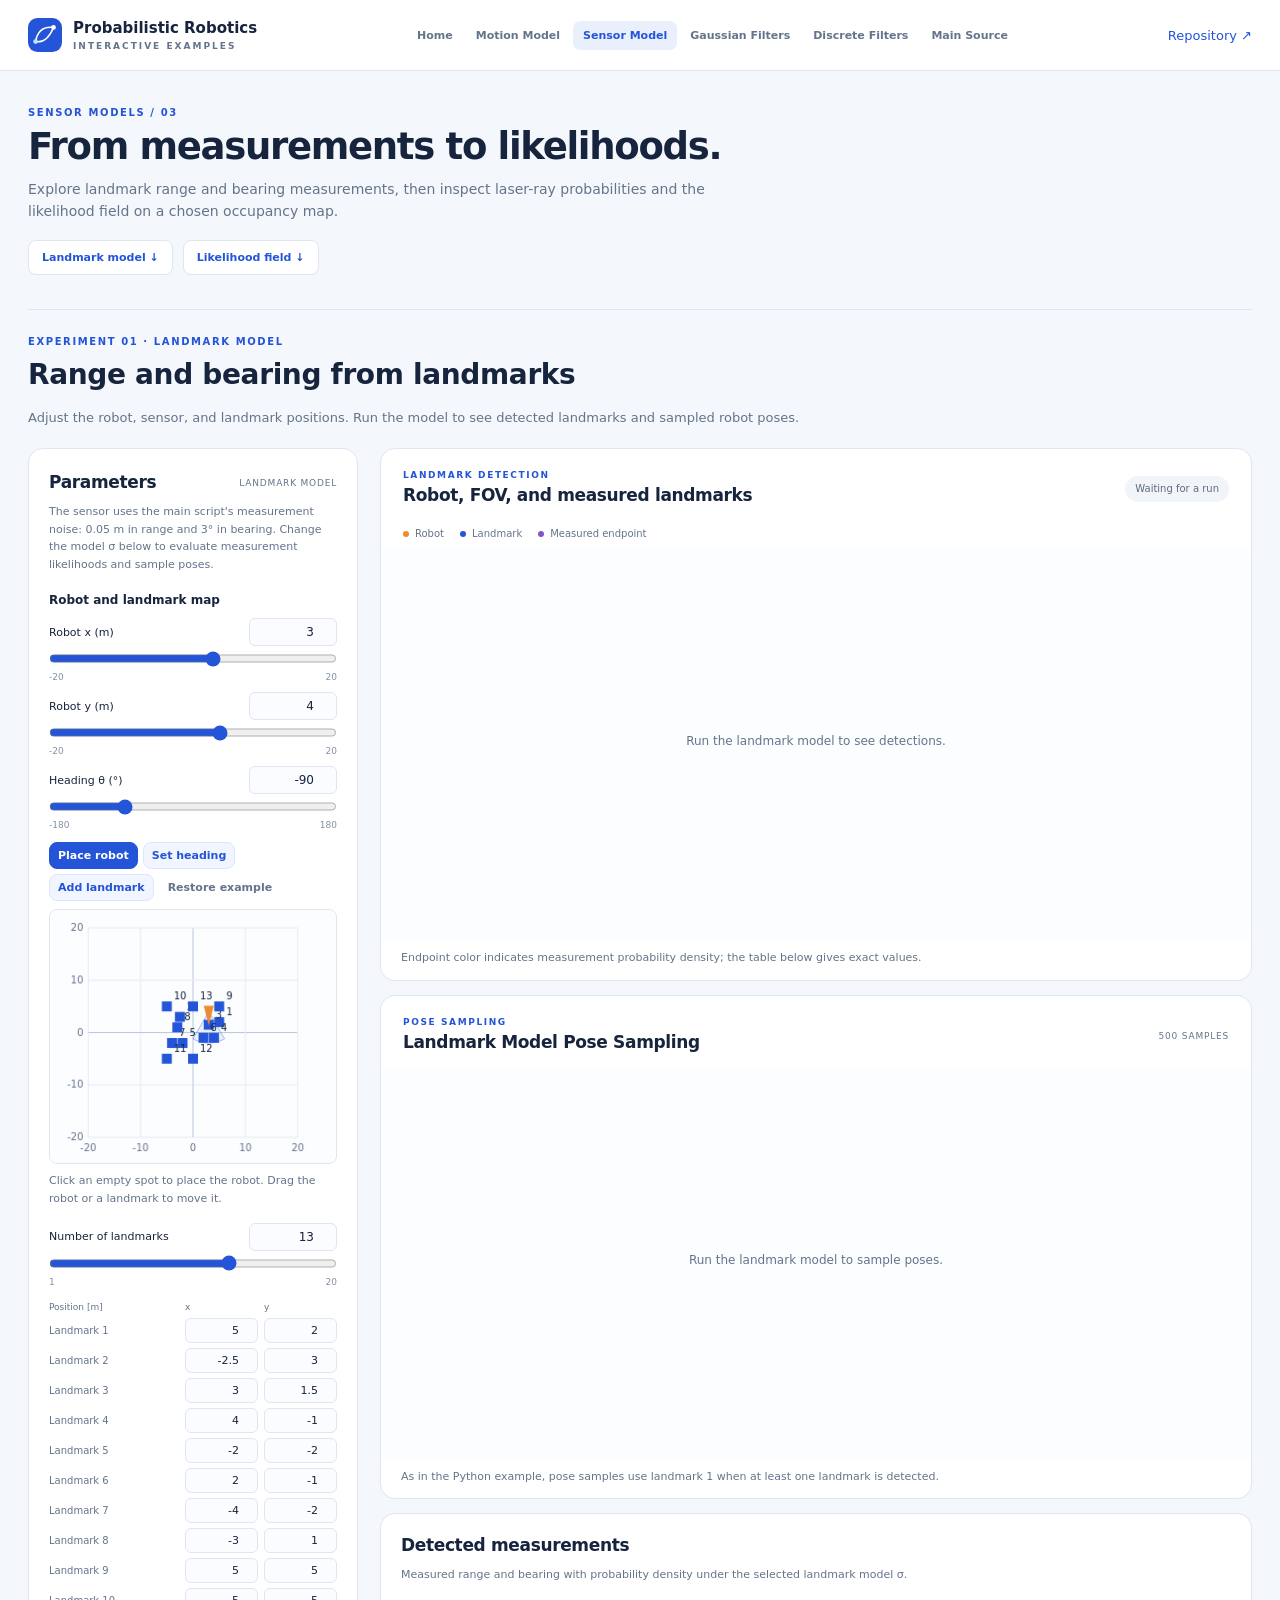
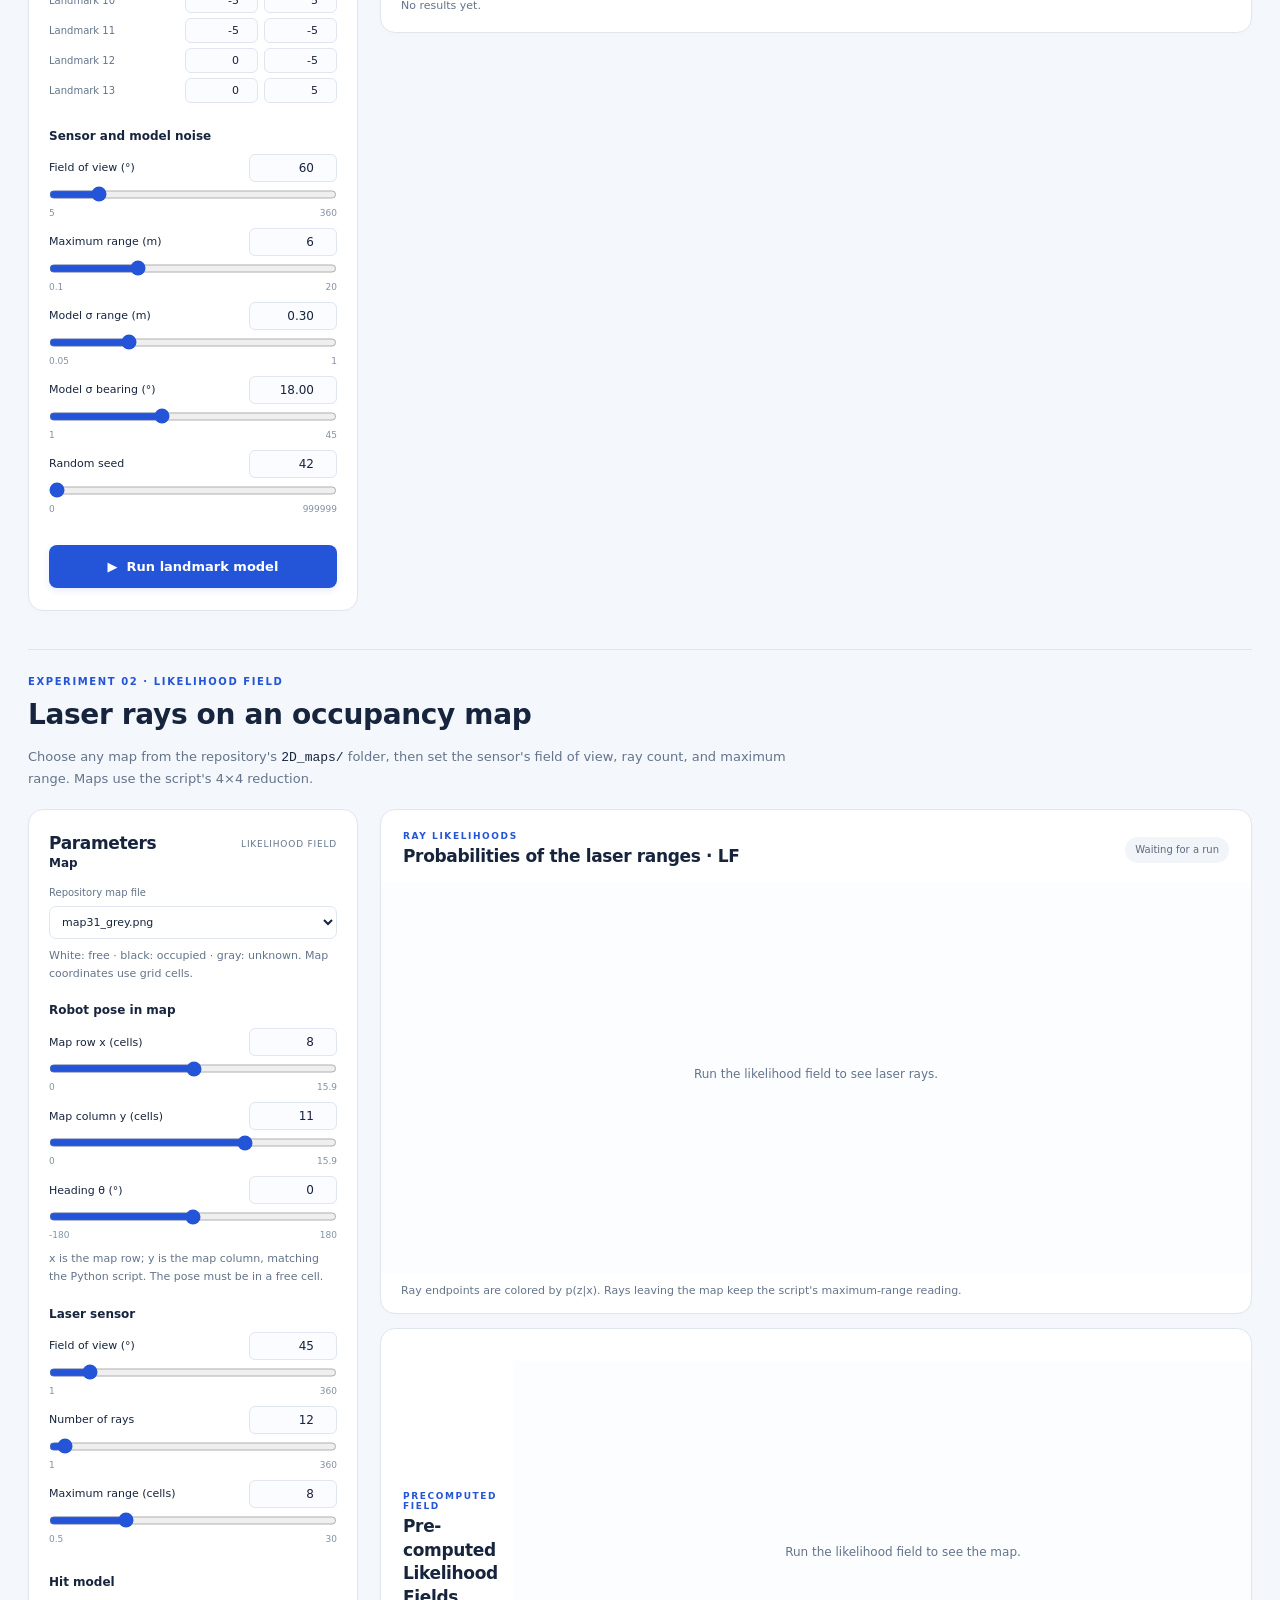
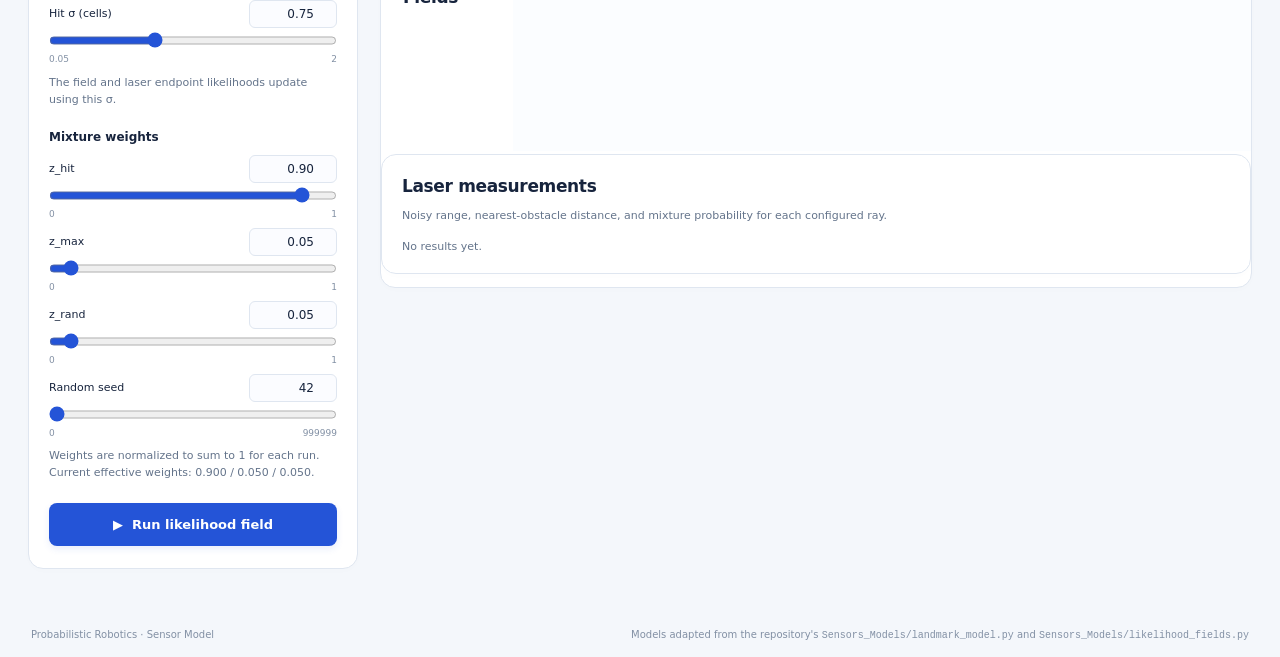
<file: docs/sensor-model.html>
<!doctype html>
<html lang="en">
<head>
  <meta charset="utf-8">
  <meta name="viewport" content="width=device-width, initial-scale=1">
  <meta name="description" content="Explore landmark measurements and likelihood fields with interactive probabilistic robotics sensor models.">
  <title>Sensor Model · Probabilistic Robotics</title>
  <link rel="stylesheet" href="./style.css">
  <link rel="stylesheet" href="./site.css">
  <link rel="stylesheet" href="./sensor-model.css?v=2">
</head>
<body>
  <header class="topbar">
    <a class="brand" href="./" aria-label="Probabilistic Robotics, home page">
      <svg viewBox="0 0 36 36" width="34" height="34" aria-hidden="true"><rect width="36" height="36" rx="10" fill="#2454d7"/><path d="M8 25 Q11 8 27 10 M8 25 Q20 27 27 10" fill="none" stroke="white" stroke-width="1.7"/><circle cx="8" cy="25" r="2.5" fill="#b6e6ff"/><circle cx="27" cy="10" r="2.5" fill="#fff"/></svg>
      <span>Probabilistic Robotics <small>INTERACTIVE EXAMPLES</small></span>
    </a>
    <nav class="site-nav" aria-label="Main navigation"><a href="./">Home</a><a href="./motion-model.html">Motion Model</a><a href="./sensor-model.html" aria-current="page">Sensor Model</a><a href="./gaussian-filters.html">Gaussian Filters</a><a href="./discrete-filters.html">Discrete Filters</a><a href="./source-code.html">Main Source</a></nav>
    <div class="top-links"><a href="https://github.com/maurom3197/probabilistic-robotics-python-examples" target="_blank" rel="noopener">Repository ↗</a></div>
  </header>
  <main>
    <section class="intro sensor-intro">
      <div><p class="eyebrow">SENSOR MODELS / 03</p><h1>From measurements to likelihoods.</h1><p class="subtitle">Explore landmark range and bearing measurements, then inspect laser-ray probabilities and the likelihood field on a chosen occupancy map.</p></div>
    </section>
    <nav class="sensor-section-nav" aria-label="Sensor experiments"><a href="#landmark-model">Landmark model ↓</a><a href="#likelihood-field">Likelihood field ↓</a></nav>

    <section id="landmark-model" class="sensor-experiment" aria-labelledby="landmark-heading">
      <div class="sensor-section-heading"><p class="eyebrow">EXPERIMENT 01 · LANDMARK MODEL</p><h2 id="landmark-heading">Range and bearing from landmarks</h2><p>Adjust the robot, sensor, and landmark positions. Run the model to see detected landmarks and sampled robot poses.</p></div>
      <div class="lab-grid">
        <aside class="controls card" aria-label="Landmark model parameters">
          <div class="section-title"><h2>Parameters</h2><span class="small-label">LANDMARK MODEL</span></div>
          <p class="hint">The sensor uses the main script's measurement noise: 0.05 m in range and 3° in bearing. Change the model σ below to evaluate measurement likelihoods and sample poses.</p>
          <form id="landmark-form" novalidate>
            <fieldset><legend>Robot and landmark map</legend><div id="landmark-pose-controls"></div>
              <div class="landmark-map-toolbar"><button id="landmark-place-robot" class="button secondary" type="button" aria-pressed="true">Place robot</button><button id="landmark-set-heading" class="button secondary" type="button" aria-pressed="false">Set heading</button><button id="landmark-add-point" class="button secondary" type="button" aria-pressed="false">Add landmark</button><button id="landmark-reset-map" class="button quiet" type="button">Restore example</button></div>
              <canvas id="landmark-map-editor" class="landmark-map-canvas" role="img" aria-label="Interactive map for placing the robot and landmarks"></canvas>
              <p id="landmark-map-instruction" class="hint">Choose a tool to place the robot, point its heading, or add a landmark. Drag markers to move them.</p>
              <div id="landmark-count-control"></div><div class="landmark-list-heading"><span>Position [m]</span><span>x</span><span>y</span></div><div id="landmark-rows" class="landmark-rows"></div>
            </fieldset>
            <fieldset><legend>Sensor and model noise</legend><div id="landmark-sensor-controls"></div></fieldset>
            <button class="button primary run-button" type="submit" id="run-landmark"><span aria-hidden="true">▶</span> Run landmark model</button>
            <p id="landmark-error" class="error" role="alert" hidden></p>
          </form>
        </aside>
        <div class="results">
          <div class="stage card sensor-stage"><div class="stage-heading"><div><p class="eyebrow">LANDMARK DETECTION</p><h2>Robot, FOV, and measured landmarks</h2></div><span id="landmark-state" class="badge">Waiting for a run</span></div><div class="legend"><span><i class="dot orange"></i>Robot</span><span><i class="dot blue"></i>Landmark</span><span><i class="dot purple"></i>Measured endpoint</span></div><canvas id="landmark-detection-plot" class="sensor-canvas" role="img" aria-label="Landmark positions, robot field of view, and detected measurement endpoints"></canvas><p class="hint sensor-plot-note">Endpoint color indicates measurement probability density; the table below gives exact values.</p></div>
          <div class="stage card sensor-stage"><div class="stage-heading"><div><p class="eyebrow">POSE SAMPLING</p><h2>Landmark Model Pose Sampling</h2></div><span class="small-label">500 SAMPLES</span></div><canvas id="landmark-samples-plot" class="sensor-canvas" role="img" aria-label="Sampled robot poses around landmark 1"></canvas><p id="landmark-sample-note" class="hint sensor-plot-note">As in the Python example, pose samples use landmark 1 when at least one landmark is detected.</p></div>
          <div class="card sensor-readings"><h2>Detected measurements</h2><p class="hint">Measured range and bearing with probability density under the selected landmark model σ.</p><div id="landmark-readings" class="reading-list">No results yet.</div></div>
        </div>
      </div>
    </section>

    <section id="likelihood-field" class="sensor-experiment" aria-labelledby="field-heading">
      <div class="sensor-section-heading"><p class="eyebrow">EXPERIMENT 02 · LIKELIHOOD FIELD</p><h2 id="field-heading">Laser rays on an occupancy map</h2><p>Choose any map from the repository's <code>2D_maps/</code> folder, then set the sensor's field of view, ray count, and maximum range. Maps use the script's 4×4 reduction.</p></div>
      <div class="lab-grid">
        <aside class="controls card" aria-label="Likelihood field parameters">
          <div class="section-title"><h2>Parameters</h2><span class="small-label">LIKELIHOOD FIELD</span></div>
          <form id="field-form" novalidate>
            <fieldset><legend>Map</legend><label class="select-label" for="map-choice">Repository map file</label><select id="map-choice" name="map-choice"><option value="map0.png">map0.png</option><option value="map1.png">map1.png</option><option value="map2.png">map2.png</option><option value="map3.png">map3.png</option><option value="map31.png">map31.png</option><option value="map31_grey.png" selected>map31_grey.png</option><option value="map4.png">map4.png</option></select><p class="hint">White: free · black: occupied · gray: unknown. Map coordinates use grid cells.</p></fieldset>
            <fieldset><legend>Robot pose in map</legend><div id="field-pose-controls"></div><p class="hint">x is the map row; y is the map column, matching the Python script. The pose must be in a free cell.</p></fieldset>
            <fieldset><legend>Laser sensor</legend><div id="field-sensor-controls"></div></fieldset>
            <fieldset><legend>Hit model</legend><div id="field-sigma-control"></div><p class="hint">The field and laser endpoint likelihoods update using this σ.</p></fieldset>
            <fieldset><legend>Mixture weights</legend><div id="field-weight-controls"></div><p class="hint">Weights are normalized to sum to 1 for each run. Current effective weights: <output id="weight-summary">0.900 / 0.050 / 0.050</output>.</p></fieldset>
            <button class="button primary run-button" type="submit" id="run-field"><span aria-hidden="true">▶</span> Run likelihood field</button>
            <p id="field-error" class="error" role="alert" hidden></p>
          </form>
        </aside>
        <div class="results">
          <div class="stage card sensor-stage"><div class="stage-heading"><div><p class="eyebrow">RAY LIKELIHOODS</p><h2>Probabilities of the laser ranges · LF</h2></div><span id="field-state" class="badge">Waiting for a run</span></div><canvas id="field-rays-plot" class="sensor-canvas map-canvas" role="img" aria-label="Occupancy map with laser rays and probability colored endpoints"></canvas><p class="hint sensor-plot-note">Ray endpoints are colored by p(z|x). Rays leaving the map keep the script's maximum-range reading.</p></div>
          <div class="stage card sensor-stage"><div class="stage-heading"><div><p class="eyebrow">PRECOMPUTED FIELD</p><h2>Pre-computed Likelihood Fields</h2></div><canvas id="field-heatmap-plot" class="sensor-canvas map-canvas" role="img" aria-label="Grayscale likelihood field over the selected occupancy map"></canvas><p class="hint sensor-plot-note">Brightness shows hit likelihood by distance to the nearest occupied cell; unknown cells remain gray.</p></div>
          <div class="card sensor-readings"><h2>Laser measurements</h2><p class="hint">Noisy range, nearest-obstacle distance, and mixture probability for each configured ray.</p><div id="field-readings" class="reading-list">No results yet.</div></div>
        </div>
      </div>
    </section>
    <footer><span>Probabilistic Robotics · Sensor Model</span><span>Models adapted from the repository's <code>Sensors_Models/landmark_model.py</code> and <code>Sensors_Models/likelihood_fields.py</code></span></footer>
  </main>
  <script type="module" src="./sensor-model.js?v=3"></script>
</body>
</html>
</file>
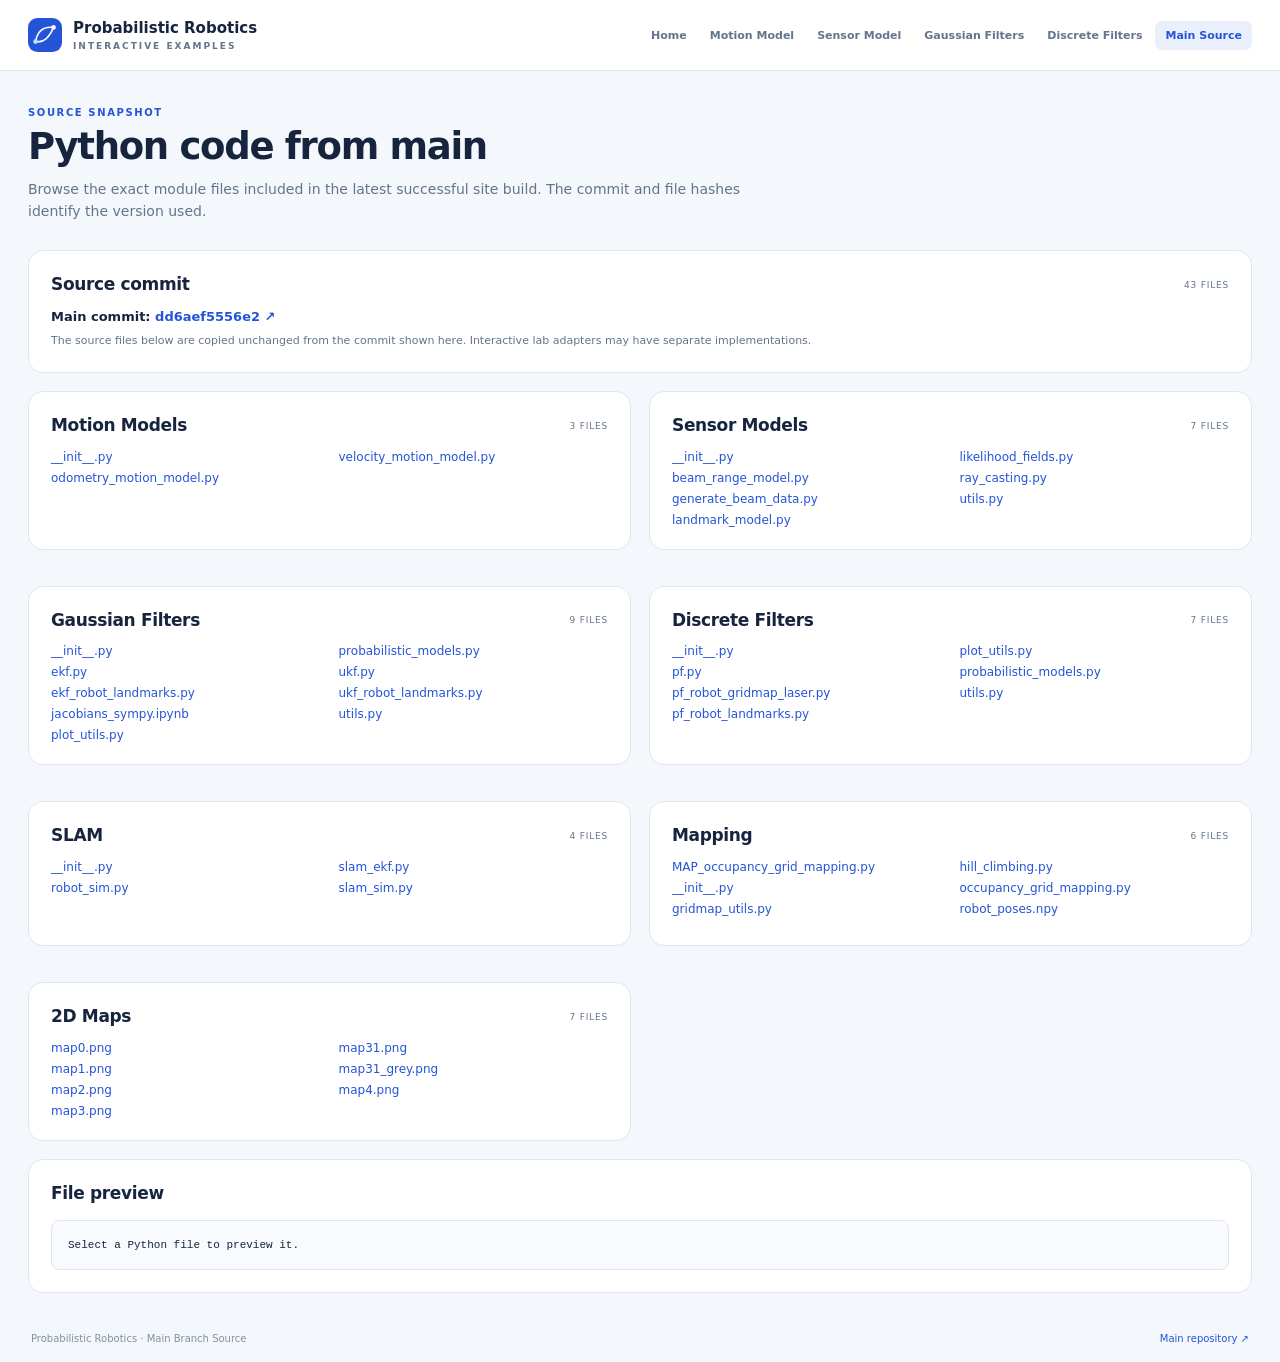
<file: docs/source-code.html>
<!doctype html>
<html lang="en">
<head>
  <meta charset="utf-8">
  <meta name="viewport" content="width=device-width, initial-scale=1">
  <meta name="description" content="Exact main-branch Python source snapshot for all Probabilistic Robotics modules.">
  <title>Main Branch Source · Probabilistic Robotics</title>
  <link rel="stylesheet" href="./style.css">
  <link rel="stylesheet" href="./site.css">
  <link rel="stylesheet" href="./source-code.css">
</head>
<body>
  <header class="topbar">
    <a class="brand" href="./" aria-label="Probabilistic Robotics, home page"><svg viewBox="0 0 36 36" width="34" height="34" aria-hidden="true"><rect width="36" height="36" rx="10" fill="#2454d7"/><path d="M8 25 Q11 8 27 10 M8 25 Q20 27 27 10" fill="none" stroke="white" stroke-width="1.7"/><circle cx="8" cy="25" r="2.5" fill="#b6e6ff"/><circle cx="27" cy="10" r="2.5" fill="#fff"/></svg><span>Probabilistic Robotics <small>INTERACTIVE EXAMPLES</small></span></a>
    <nav class="site-nav" aria-label="Main navigation"><a href="./">Home</a><a href="./motion-model.html">Motion Model</a><a href="./sensor-model.html">Sensor Model</a><a href="./gaussian-filters.html">Gaussian Filters</a><a href="./discrete-filters.html">Discrete Filters</a><a href="./source-code.html" aria-current="page">Main Source</a></nav>
  </header>
  <main>
    <section class="intro"><div><p class="eyebrow">SOURCE SNAPSHOT</p><h1>Python code from main</h1><p class="subtitle">Browse the exact module files included in the latest successful site build. The commit and file hashes identify the version used.</p></div></section>
    <section class="card source-panel"><div class="section-title"><h2>Source commit</h2><span id="source-file-count" class="small-label">LOADING</span></div><p id="source-commit" class="source-commit" aria-live="polite">Loading the main-branch snapshot…</p><p class="hint">The source files below are copied unchanged from the commit shown here. Interactive lab adapters may have separate implementations.</p></section>
    <div id="source-modules" class="source-modules" aria-live="polite"></div>
    <section class="card source-preview"><div class="section-title"><h2 id="preview-title">File preview</h2><a id="preview-download" href="#" hidden>Open raw file ↗</a></div><pre id="preview-content">Select a Python file to preview it.</pre></section>
    <footer><span>Probabilistic Robotics · Main Branch Source</span><a href="https://github.com/maurom3197/probabilistic-robotics-python-examples/tree/main" target="_blank" rel="noopener">Main repository ↗</a></footer>
  </main>
  <script type="module" src="./source-code.js"></script>
</body>
</html>
</file>
<file: docs/style.css>
:root{--ink:#17243d;--muted:#64748b;--blue:#2454d7;--line:#dfe6f0;--bg:#f4f7fb;--orange:#ec8b30;--purple:#8156c5;--radius:15px;font-family:Inter,system-ui,-apple-system,BlinkMacSystemFont,"Segoe UI",sans-serif;color:var(--ink);background:var(--bg);font-synthesis:none}*{box-sizing:border-box}body{margin:0}button,input,select{font:inherit}button,a,input,select,summary{-webkit-tap-highlight-color:transparent}button:focus-visible,input[type=range]:focus-visible{outline:none;box-shadow:0 3px 0 var(--ink)}a:focus-visible,input:not([type=range]):focus-visible,select:focus-visible,summary:focus-visible{outline:2px solid var(--ink);outline-offset:2px}a{color:var(--blue);text-decoration:none}[hidden]{display:none!important}.topbar{padding:18px max(28px,calc((100vw - 1400px)/2));display:flex;align-items:center;justify-content:space-between;border-bottom:1px solid var(--line);background:#fff;gap:20px}.brand{display:flex;gap:11px;align-items:center;color:var(--ink);font-size:15px;font-weight:700}.brand small{display:block;font-size:9px;letter-spacing:2px;color:var(--muted);margin-top:4px;font-weight:600}.top-links{display:flex;align-items:center;gap:24px;font-size:13px}.pill{background:#eff5ff;color:var(--blue);border:1px solid #dbe7ff;padding:7px 11px;border-radius:20px;font-size:11px;font-weight:600}main{max-width:1456px;margin:auto;padding:32px 28px 18px}.intro{display:flex;justify-content:space-between;align-items:center;gap:30px;margin:4px 0 28px}.eyebrow{font-size:10px;letter-spacing:1.6px;font-weight:750;color:var(--blue);margin:0 0 8px}h1{font-size:clamp(26px,3vw,37px);letter-spacing:-1.3px;margin:0 0 9px;line-height:1.15}h2{font-size:17px;letter-spacing:-.35px;margin:0;line-height:1.4}h3{font-size:14px;line-height:1.4;margin:0 0 6px}.subtitle{color:var(--muted);font-size:14px;line-height:1.6;max-width:740px;margin:0}.text-link{font-size:12px;white-space:nowrap}.lab-grid{display:grid;grid-template-columns:330px minmax(0,1fr);gap:22px;align-items:start}.card{background:#fff;border:1px solid var(--line);border-radius:var(--radius);box-shadow:0 2px 8px #18274503}.controls{padding:22px 20px}.section-title{display:flex;justify-content:space-between;align-items:center;gap:12px}.small-label{font-size:9px;letter-spacing:.8px;color:var(--muted);white-space:nowrap}.hint{font-size:11px;line-height:1.6;color:var(--muted);margin:8px 0 0}.controls>.hint{margin-bottom:20px}.hint strong{color:var(--ink)}fieldset{border:0;padding:0;margin:0 0 21px;min-width:0}legend{padding:0;margin:0 0 11px;font-size:12px;font-weight:750}.parameter-row{margin:0 0 10px}.parameter-header{display:flex;align-items:center;justify-content:space-between;gap:8px}.parameter-header label{font-size:11px;line-height:1.4;max-width:185px}.parameter-header input{width:88px;text-align:right;padding:6px 7px;border:1px solid var(--line);border-radius:6px;color:var(--ink);background:#fbfcff;font-size:12px;font-variant-numeric:tabular-nums}.parameter-row input[type=range]{width:100%;height:19px;accent-color:var(--blue);cursor:pointer;margin:3px 0 0}.range-limits{display:flex;justify-content:space-between;color:#8290a4;font-size:9px;font-variant-numeric:tabular-nums}input[type=number]:invalid{border-color:#c23e3e;background:#fff7f7}select{background:white;border:1px solid var(--line);border-radius:7px;padding:8px;font-size:11px;color:var(--ink)}#noise-mode{width:100%;margin-top:5px}.select-label{font-size:10px;color:var(--muted)}#noise-explanation{margin-bottom:12px;min-height:36px}.effective-noise{display:flex;justify-content:space-between;gap:8px;background:#f1f5fd;border-radius:8px;padding:9px;font-size:10px;margin-top:8px;color:var(--muted)}.effective-noise output{display:block;color:var(--ink);font-size:12px;font-weight:650;margin-top:4px;font-variant-numeric:tabular-nums}.controls details{border-top:1px solid var(--line);border-bottom:1px solid var(--line);padding:12px 0;margin:0 0 18px}.controls summary{cursor:pointer;font-size:12px;font-weight:700}.controls details[open] summary{margin-bottom:14px}.button{display:inline-flex;align-items:center;justify-content:center;gap:9px;padding:9px 12px;border:1px solid transparent;border-radius:8px;cursor:pointer;font-size:11px;font-weight:650;transition:background .15s,box-shadow .15s}.button:disabled{opacity:.45;cursor:default}.primary{color:#fff;background:var(--blue);box-shadow:0 3px 7px #2454d71a}.primary:hover:not(:disabled){background:#193fab}.run-button{width:100%;padding:13px;font-size:13px}.secondary{background:#f0f5ff;color:var(--blue);border-color:#dce6fc}.quiet{background:transparent;color:var(--muted)}.quiet:hover:not(:disabled){background:#f3f6fb;color:var(--ink)}.danger{background:#fff0f0;color:#b72929}.secondary-actions{display:flex;justify-content:space-between;margin-top:5px}.error{font-size:12px;color:#b42323;line-height:1.5;margin-bottom:0}.results{display:flex;flex-direction:column;gap:14px;min-width:0}.stage{overflow:hidden;padding-top:21px}.stage-heading{padding:0 22px;display:flex;justify-content:space-between;gap:15px;align-items:center}.stage-heading .eyebrow{font-size:9px;margin-bottom:4px}.badge{font-size:10px;color:#5f6b7d;background:#f1f4f8;border-radius:20px;padding:6px 10px;line-height:1.4}.badge.pending{background:#fff5e4;color:#8a550a}.badge.done{background:#eaf7f0;color:#227548}.legend{display:flex;gap:16px;flex-wrap:wrap;margin:17px 22px 0;font-size:10px;color:var(--muted);align-items:center}.legend>span{display:flex;gap:6px;align-items:center}.dot{display:inline-block;width:6px;height:6px;border-radius:50%}.line{display:inline-block;width:15px;height:2px}.blue{background:var(--blue)}.orange{background:var(--orange)}.purple{background:var(--purple)}.pale{background:#c5b3df}.scene{position:relative;width:100%;height:450px;margin-top:8px;background:#fbfdff;overflow:hidden;touch-action:none}.scene canvas{position:absolute;inset:0;width:100%;height:100%;display:block}.scene .axis-labels{pointer-events:none;z-index:2}.empty-state{position:absolute;inset:0;display:flex;justify-content:center;align-items:center;flex-direction:column;gap:10px;text-align:center;z-index:3;pointer-events:none;background:#fbfdffdb;font-size:12px;color:var(--muted);padding:25px}.empty-state strong{font-size:17px;font-weight:600;color:#465771}.empty-icon{font-size:37px;color:#a4b7de;line-height:1.4}.scene-tools{display:flex;align-items:center;justify-content:space-between;padding:6px 16px;gap:12px}.scene-tools .hint{margin:0;font-size:10px}.scene-tools>div{display:flex;align-items:center;gap:10px}.scene-tools label{display:flex;align-items:center;gap:5px;font-size:10px;color:var(--muted)}input[type=checkbox]{accent-color:var(--blue)}.playback{border-top:1px solid var(--line);display:flex;align-items:center;gap:12px;margin-top:3px;padding:14px 18px 4px}.playback input[type=range]{min-width:40px;flex:1;accent-color:var(--blue)}.playback output{font-size:10px;min-width:90px;text-align:right;font-variant-numeric:tabular-nums}.playback select{padding:5px;font-size:10px}.playback-note{padding:0 20px 13px;font-size:10px}.execution-status{font-size:11px;color:var(--muted);line-height:1.6;padding:0 3px;min-height:18px}.execution-status.error{color:#b42323}progress{width:100%;height:7px;accent-color:var(--blue)}.metrics{display:grid;grid-template-columns:repeat(4,minmax(0,1fr));gap:12px}.metric{padding:15px}.metric>span{font-size:10px;color:var(--muted);display:block;margin-bottom:8px}.metric strong{font-size:21px;letter-spacing:-.5px;font-variant-numeric:tabular-nums;font-weight:650;display:block}.metric small{font-size:9px;color:var(--muted);display:block;margin-top:4px}.distribution{padding:18px 20px}.distribution .hint{font-size:10px;margin-top:4px}.distribution canvas{display:block;width:100%;height:180px;margin-top:12px}.run-record{padding:15px 20px}.run-record summary{font-size:11px;cursor:pointer;font-weight:600}.run-record pre{font-size:10px;color:var(--muted);white-space:pre-wrap;line-height:1.7;max-height:260px;overflow:auto}.explanation{margin-top:27px;padding:26px}.theory-note{margin-top:20px;max-width:740px}.explanation p:not(.eyebrow){color:var(--muted);font-size:12px;line-height:1.7;margin-top:0}.explanation>.hint{margin-bottom:0;margin-top:17px!important;font-size:10px!important}footer{display:flex;justify-content:space-between;gap:15px;font-size:10px;color:#8290a4;padding:22px 3px 0}.sr-only{position:absolute;width:1px;height:1px;padding:0;margin:-1px;overflow:hidden;clip:rect(0,0,0,0);white-space:nowrap;border:0}@media(max-width:1050px){.lab-grid{grid-template-columns:300px minmax(0,1fr);gap:15px}.stage-heading{align-items:flex-start}.metrics{grid-template-columns:repeat(2,minmax(0,1fr))}.legend{gap:10px}.scene{height:390px}.top-links .pill{display:none}.playback{gap:6px;padding-left:10px;padding-right:10px}.playback output{min-width:70px}.scene-tools{flex-wrap:wrap}.intro>.text-link{display:none}}@media(max-width:720px){main{padding:22px 14px}.topbar{padding:14px}.top-links{font-size:11px}.brand{font-size:12px}.brand small{font-size:8px}.lab-grid{grid-template-columns:1fr}.controls{padding:20px}.intro{margin-bottom:20px}h1{font-size:28px}.subtitle{font-size:12px}.stage-heading{padding:0 16px}.legend{margin-left:16px;margin-right:16px}.scene{height:350px}.explanation{padding:20px}footer{flex-direction:column;gap:5px}.parameter-row{margin-bottom:12px}.parameter-header input{min-height:34px}.parameter-row input[type=range]{height:24px}.playback{flex-wrap:wrap}.playback input[type=range]{flex-basis:35%}.badge{max-width:140px}.metric strong{font-size:20px}}
</file>
<file: docs/site.css>
/* Shared navigation and the cover/future-page layouts. */
.topbar { flex-wrap: wrap; }
.site-nav { display: flex; align-items: center; justify-content: center; flex-wrap: wrap; gap: 3px; }
.site-nav a { display: inline-block; padding: 8px 10px; border-radius: 7px; color: var(--muted); font-size: 11px; font-weight: 650; white-space: nowrap; }
.site-nav a:hover { background: #f3f6fb; color: var(--ink); }
.site-nav a[aria-current="page"] { background: #eaf0fb; color: var(--blue); }
.site-main { max-width: 1280px; }
.cover-hero { display: grid; grid-template-columns: minmax(0, 1.05fr) minmax(0, 1fr); gap: 36px; align-items: center; padding: 37px 0 48px; }
.cover-copy h1 { max-width: 650px; font-size: clamp(36px, 5vw, 62px); line-height: 1.08; letter-spacing: -2.4px; margin: 0 0 22px; }
.cover-copy > p:not(.eyebrow) { max-width: 610px; color: var(--muted); font-size: 16px; line-height: 1.7; }
.cover-actions { display: flex; flex-wrap: wrap; gap: 10px; margin-top: 26px; }
.cover-actions .button { font-size: 12px; padding: 12px 17px; }
.cover-gallery { display: grid; grid-template-columns: 1fr 1fr; gap: 14px; min-width: 0; }
.cover-gallery figure { min-width: 0; margin: 0; overflow: hidden; border: 1px solid var(--line); border-radius: 13px; background: #fff; box-shadow: 0 4px 20px #1827450b; }
.cover-gallery img { display: block; width: 100%; height: 240px; object-fit: contain; padding: 12px; background: #fff; }
.cover-gallery figcaption { border-top: 1px solid var(--line); color: var(--muted); padding: 10px 14px; font-size: 11px; }
.cover-section { padding: 36px 0; border-top: 1px solid var(--line); }
.cover-section-heading { margin-bottom: 20px; }
.cover-section-heading h2, .cover-details h2 { font-size: clamp(22px, 2.5vw, 28px); }
.cover-section-heading > p:not(.eyebrow) { color: var(--muted); font-size: 13px; line-height: 1.6; }
.page-cards { display: grid; grid-template-columns: repeat(4, minmax(0, 1fr)); gap: 14px; }
.page-card { display: flex; flex-direction: column; min-height: 220px; border: 1px solid var(--line); border-radius: 13px; background: #fff; padding: 20px; color: var(--ink); transition: transform .15s, box-shadow .15s; }
.page-card:hover { transform: translateY(-2px); box-shadow: 0 6px 20px #18274514; }
.page-card.available { border-color: #b9ccfb; }
.page-number { color: var(--blue); font-size: 10px; font-weight: 750; letter-spacing: 1px; }
.page-status { display: inline-block; align-self: flex-start; background: #eaf7f0; color: #227548; border-radius: 20px; padding: 5px 9px; font-size: 10px; font-weight: 700; margin-top: 10px; }
.page-status.planned { background: #f0f3f8; color: #5f6b7d; }
.page-card h3 { margin: 18px 0 7px; font-size: 15px; }
.page-card p { margin: 0 0 18px; color: var(--muted); font-size: 12px; line-height: 1.55; }
.page-card-link { margin-top: auto; color: var(--blue); font-size: 11px; font-weight: 700; }
.topic-grid { display: grid; grid-template-columns: repeat(3, minmax(0, 1fr)); gap: 12px; }
.topic-grid > div { border: 1px solid var(--line); border-radius: 10px; background: #fff; padding: 18px; }
.topic-grid h3 { font-size: 13px; }
.topic-grid p { color: var(--muted); font-size: 12px; line-height: 1.6; margin: 0; }
.cover-details { display: grid; grid-template-columns: minmax(0, 1.3fr) minmax(0, 1fr); gap: 48px; }
.cover-details p { color: var(--muted); font-size: 12px; line-height: 1.7; }
.cover-details pre { overflow: auto; background: #17243d; color: #eef4ff; border-radius: 10px; padding: 18px; font-size: 11px; line-height: 1.7; }
.breadcrumbs { display: flex; gap: 9px; align-items: center; color: var(--muted); font-size: 11px; padding: 5px 0 22px; }
.placeholder-main { max-width: 1000px; }
.placeholder-hero { border: 1px solid var(--line); border-radius: 16px; background: #fff; padding: clamp(28px, 5vw, 60px); }
.placeholder-hero h1 { font-size: clamp(34px, 5vw, 54px); line-height: 1.12; letter-spacing: -1.8px; margin: 22px 0 14px; }
.placeholder-hero > p:not(.eyebrow) { max-width: 680px; color: var(--muted); font-size: 14px; line-height: 1.7; }
.placeholder-hero .placeholder-lead { color: var(--ink) !important; font-size: 19px !important; font-weight: 600; }
.placeholder-source { margin-top: 18px; padding: 26px; }
.placeholder-source p:not(.eyebrow) { color: var(--muted); font-size: 12px; line-height: 1.65; }
.placeholder-source code { color: var(--ink); }
.placeholder-source > a { font-size: 12px; font-weight: 650; }
@media (max-width: 1100px) {
  .site-nav { order: 3; width: 100%; justify-content: flex-start; }
  .cover-hero { gap: 24px; }
  .page-cards { grid-template-columns: repeat(2, minmax(0, 1fr)); }
}
@media (max-width: 720px) {
  .topbar { column-gap: 8px; }
  .top-links { margin-left: auto; }
  .site-nav { flex-wrap: nowrap; overflow-x: auto; padding-bottom: 3px; }
  .cover-hero { grid-template-columns: 1fr; padding: 24px 0 32px; }
  .cover-copy h1 { letter-spacing: -1.3px; }
  .cover-copy > p:not(.eyebrow) { font-size: 13px; }
  .cover-gallery img { height: 160px; }
  .page-cards, .topic-grid, .cover-details { grid-template-columns: 1fr; }
  .page-card { min-height: 0; }
  .cover-details { gap: 24px; }
}
</file>
<file: docs/sensor-model.css>
.sensor-intro { margin-bottom: 18px; }
.sensor-section-nav { display: flex; flex-wrap: wrap; gap: 10px; margin: 0 0 34px; }
.sensor-section-nav a { background: #fff; border: 1px solid var(--line); border-radius: 8px; color: var(--blue); font-size: 11px; font-weight: 650; padding: 10px 13px; }
.sensor-section-nav a:hover { background: #f3f6fb; }
.sensor-experiment { padding: 26px 0 38px; border-top: 1px solid var(--line); scroll-margin-top: 20px; }
.sensor-section-heading { max-width: 800px; margin-bottom: 20px; }
.sensor-section-heading h2 { font-size: clamp(22px, 2.5vw, 28px); }
.sensor-section-heading > p:not(.eyebrow) { color: var(--muted); font-size: 13px; line-height: 1.6; }
.sensor-section-heading code { color: var(--ink); }
.sensor-stage { padding-bottom: 13px; }
.sensor-stage .stage-heading { padding-bottom: 3px; }
.sensor-stage .legend { margin-bottom: 5px; }
.sensor-canvas { display: block; width: 100%; height: 390px; background: #fbfdff; margin-top: 11px; }
.sensor-plot-note { padding: 0 20px; margin-top: 9px; }
.sensor-readings { padding: 20px; }
.sensor-readings h2 { margin-bottom: 5px; }
.reading-list { overflow-x: auto; margin-top: 16px; color: var(--muted); font-size: 11px; }
.sensor-table { width: 100%; border-collapse: collapse; font-size: 11px; font-variant-numeric: tabular-nums; }
.sensor-table th { text-align: left; color: var(--ink); font-weight: 700; background: #f3f6fb; }
.sensor-table th, .sensor-table td { padding: 9px 10px; border-bottom: 1px solid var(--line); white-space: nowrap; }
.landmark-list-heading, .landmark-edit-row { display: grid; grid-template-columns: 1fr 73px 73px; align-items: center; gap: 6px; }
.landmark-list-heading { margin: 12px 0 6px; font-size: 9px; color: var(--muted); }
.landmark-edit-row { margin-bottom: 5px; font-size: 10px; color: var(--muted); }
.landmark-edit-row input { width: 100%; min-width: 0; border: 1px solid var(--line); border-radius: 6px; background: #fbfcff; color: var(--ink); padding: 5px 3px; text-align: right; font-size: 11px; }
#map-choice { width: 100%; margin-top: 6px; }
#field-weight-controls .parameter-row { margin-bottom: 9px; }
@media (max-width: 720px) {
  .sensor-experiment { padding-top: 22px; }
  .sensor-canvas { height: 340px; }
  .sensor-section-nav a { flex: 1; text-align: center; }
}

.landmark-map-toolbar{display:flex;flex-wrap:wrap;gap:5px;margin:12px 0 8px}
.landmark-map-toolbar .button{padding:6px 8px}
.landmark-map-toolbar .button[aria-pressed="true"]{background:var(--blue);color:#fff;border-color:var(--blue)}
.landmark-map-canvas{display:block;width:100%;height:255px;background:#fbfdff;border:1px solid var(--line);border-radius:8px;cursor:crosshair;touch-action:none}
#landmark-map-instruction{min-height:34px;margin:8px 0 15px}
.landmark-list-heading{margin-top:15px}
</file>
<file: docs/gaussian-filters.css>
.ekf-canvas{display:block;width:100%;height:430px;margin-top:12px;background:#fbfdff}
.ekf-error-canvas{height:260px}.ekf-green{background:#1a9a75}
.ekf-event,.ekf-chart-note{padding:0 20px 12px;margin-top:8px}.ekf-event{min-height:30px}
#ekf-form details{margin-bottom:19px}#ekf-form details .hint{margin-bottom:4px}
@media(max-width:720px){.ekf-canvas{height:340px}.ekf-error-canvas{height:250px}}

.ekf-prior-key{height:0!important;border-top:2px dashed #69788c;background:transparent!important}
.ekf-posterior-key{background:#1a9a75}
.ekf-map-canvas{display:block;width:100%;height:230px;margin:10px 0 8px;background:#fbfdff;border:1px solid var(--line);border-radius:8px;cursor:crosshair}
.ekf-map-actions{display:flex;flex-wrap:wrap;gap:5px;margin:8px 0}
.ekf-map-actions .button{padding:6px 8px}
.ekf-load-label{cursor:pointer}
.ekf-landmark-rows{max-height:250px;overflow:auto}
.landmark-list-heading,.ekf-landmark-row{display:grid;grid-template-columns:1fr 64px 64px 24px;align-items:center;gap:5px}
.landmark-list-heading{font-size:9px;color:var(--muted);margin:8px 0 5px}
.ekf-landmark-row{font-size:10px;color:var(--muted);margin-bottom:5px}
.ekf-landmark-row input{width:100%;min-width:0;padding:5px 2px;text-align:right;border:1px solid var(--line);border-radius:6px;background:#fbfcff;color:var(--ink);font-size:11px}
.ekf-landmark-row .button{padding:4px;min-width:24px}
.ekf-map-subtitle{margin:14px 0 8px;font-size:11px;color:var(--ink)}
</file>
<file: docs/pf.css>
.pf-canvas{display:block;width:100%;height:430px;margin-top:12px;background:#fbfdff}
.pf-error-canvas{height:260px}
.pf-preview-canvas{display:block;width:100%;height:260px;background:#fbfdff;border:1px solid var(--line);border-radius:8px;margin-top:10px;cursor:crosshair}
.pf-event,.pf-chart-note{padding:0 20px 12px;margin-top:8px}
.pf-event{min-height:30px}
.pf-check{display:flex;gap:7px;align-items:flex-start;font-size:11px;line-height:1.5;color:var(--muted);margin:11px 0}
#lm-map-choice,#laser-map-choice{width:100%}
#pf-landmark .landmark-list-heading{grid-template-columns:1fr 64px 64px 24px}
#lm-form details,#laser-form details{margin-bottom:19px}
@media(max-width:720px){.pf-canvas{height:340px}.pf-error-canvas{height:250px}}

#pf-landmark .pf-landmark-layout .ekf-map-canvas{height:300px}
.pf-placement-tools .button[aria-pressed="true"]{background:#2454d7;color:#fff;border-color:#2454d7}

.pf-particle-key{background:#dc2626}
</file>
<file: docs/source-code.css>
.source-panel,.source-module,.source-preview{min-width:0;padding:22px;margin-bottom:18px}
.source-commit{margin:12px 0 0;font-size:13px;font-weight:600;overflow-wrap:anywhere}
.source-modules{display:grid;grid-template-columns:repeat(2,minmax(0,1fr));gap:18px}
.source-module ul{list-style:none;padding:0;margin:12px 0 0;columns:2;column-gap:18px}
.source-module li{break-inside:avoid;margin:0 0 7px;font-size:12px;overflow-wrap:anywhere}
.source-preview pre{max-width:100%;max-height:540px;overflow:auto;padding:16px;margin:14px 0 0;background:#f8fafd;border:1px solid var(--line);border-radius:8px;font-size:11px;line-height:1.5;white-space:pre;tab-size:4}
.source-preview .section-title{flex-wrap:wrap}
.source-preview #preview-title{min-width:0;overflow-wrap:anywhere}
.source-preview .section-title a{font-size:11px}
@media(max-width:800px){.source-modules{grid-template-columns:minmax(0,1fr)}.source-module ul{columns:1}}
</file>
